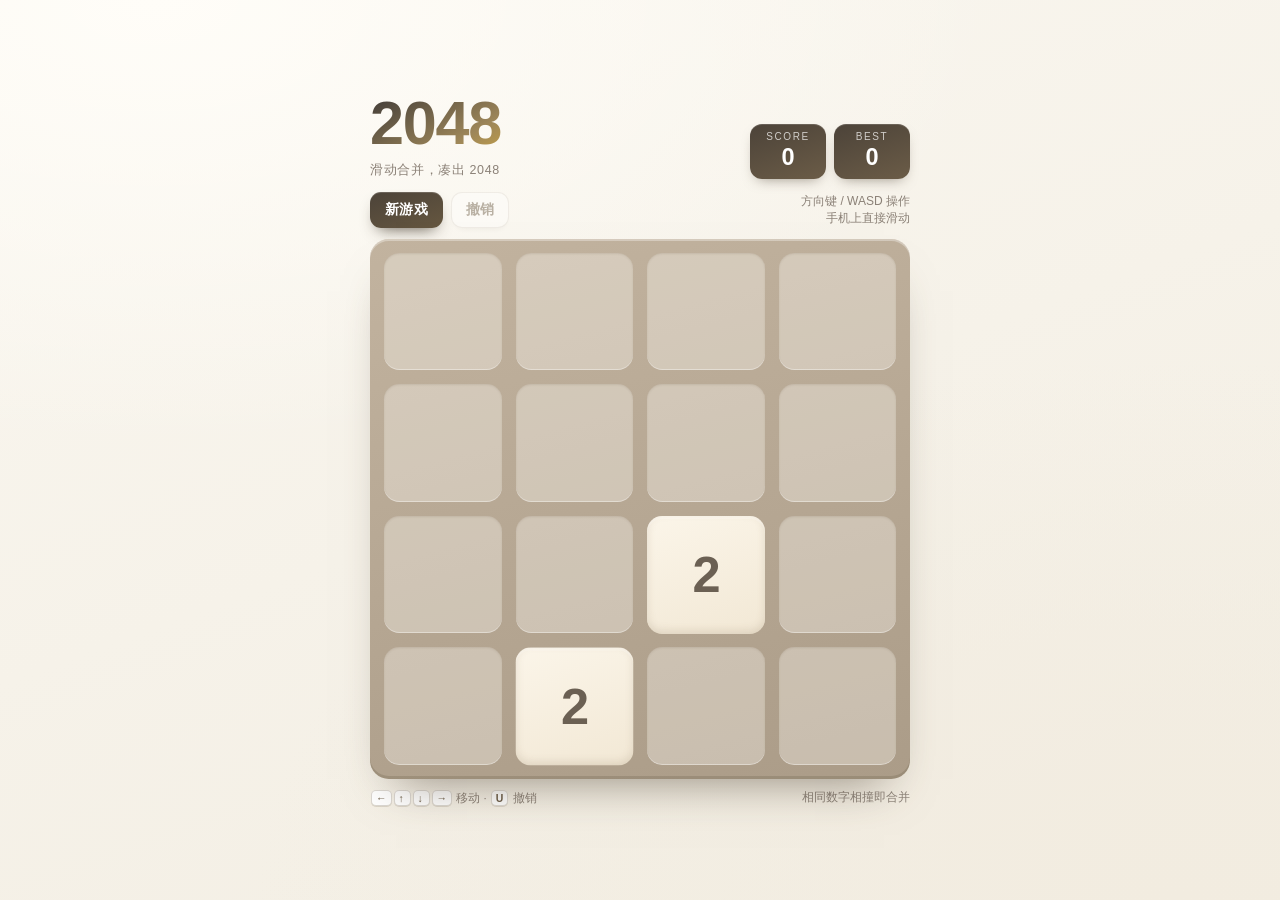
<file: out/2048/index.html>
<!DOCTYPE html>
<html lang="zh-CN">
<head>
<meta charset="utf-8">
<meta name="viewport" content="width=device-width, initial-scale=1, maximum-scale=1, user-scalable=no">
<meta name="theme-color" content="#faf7f0">
<meta name="description" content="网页版 2048：滑动合并相同数字，挑战 2048。支持键盘、触屏与鼠标拖拽。">
<title>2048 · 合并数字</title>
<link rel="icon" href="data:image/svg+xml,%3Csvg xmlns='http://www.w3.org/2000/svg' viewBox='0 0 100 100'%3E%3Crect width='100' height='100' rx='18' fill='%23edc22e'/%3E%3Ctext x='50' y='54' font-size='40' font-family='sans-serif' font-weight='700' fill='%237a5c10' text-anchor='middle' dominant-baseline='middle'%3E2048%3C/text%3E%3C/svg%3E">
<style>
  :root {
    --pad: clamp(8px, 2.6vmin, 14px);
    --gap: clamp(8px, 2.6vmin, 14px);
    --board: min(calc(100vw - 32px), 60vh, 560px);
    --board: min(calc(100vw - 32px), 60svh, 560px);
    --cell: calc((var(--board) - 2 * var(--pad) - 3 * var(--gap)) / 4);
    --ease: cubic-bezier(.25, .9, .3, 1);
    --ink: #443c33;
    --ink-soft: #8b8177;
  }

  * { box-sizing: border-box; -webkit-tap-highlight-color: transparent; }

  html, body { height: 100%; }

  body {
    margin: 0;
    display: flex;
    align-items: center;
    justify-content: center;
    padding: 20px 16px calc(20px + env(safe-area-inset-bottom));
    font-family: ui-rounded, "SF Pro Rounded", "Hiragino Sans GB", -apple-system,
      BlinkMacSystemFont, "Segoe UI", "PingFang SC", "Microsoft YaHei", sans-serif;
    color: var(--ink);
    background:
      radial-gradient(120% 90% at 12% 0%, #fffdf8 0%, rgba(255, 253, 248, 0) 55%),
      radial-gradient(120% 100% at 92% 100%, #f2ece0 0%, rgba(242, 236, 224, 0) 60%),
      linear-gradient(160deg, #faf7f0 0%, #f2ede2 100%);
    -webkit-user-select: none;
    user-select: none;
    overflow: hidden;
  }

  .app { width: var(--board); }

  header {
    display: flex;
    align-items: flex-end;
    justify-content: space-between;
    gap: 12px;
    margin-bottom: 13px;
  }

  .brand h1 {
    margin: 0;
    font-size: calc(var(--cell) * .52);
    line-height: .95;
    letter-spacing: -.02em;
    font-weight: 800;
    background: linear-gradient(150deg, #46403a 5%, #9d8659 58%, #e0b33a 100%);
    -webkit-background-clip: text;
    background-clip: text;
    color: transparent;
  }

  .brand .tagline {
    margin: 8px 0 0;
    font-size: 12.5px;
    color: var(--ink-soft);
    letter-spacing: .05em;
  }

  .scores { display: flex; gap: 8px; }

  .score-box {
    position: relative;
    min-width: 76px;
    padding: 7px 12px 9px;
    border-radius: 12px;
    text-align: center;
    background: linear-gradient(160deg, #4c4339, #6b5c47);
    color: #fff;
    box-shadow: 0 6px 14px -7px rgba(70, 58, 42, .6), inset 0 1px 0 rgba(255, 255, 255, .14);
  }

  .score-box .label {
    display: block;
    font-size: 10px;
    letter-spacing: .16em;
    text-transform: uppercase;
    opacity: .72;
  }

  .score-box strong {
    display: block;
    margin-top: 3px;
    font-size: calc(var(--cell) * .20);
    font-weight: 700;
    font-variant-numeric: tabular-nums;
    line-height: 1.05;
  }

  .score-box.bump { animation: bump .34s var(--ease); }
  @keyframes bump { 0% { transform: scale(1); } 35% { transform: scale(1.09); } 100% { transform: scale(1); } }

  .float-score {
    position: absolute;
    left: 50%;
    top: 40%;
    font-size: 15px;
    font-weight: 800;
    color: #ffe9ae;
    pointer-events: none;
    animation: floatUp .95s var(--ease) forwards;
  }
  @keyframes floatUp {
    0%   { opacity: 0; transform: translate(-50%, 4px) scale(.8); }
    25%  { opacity: 1; }
    100% { opacity: 0; transform: translate(-50%, -34px) scale(1); }
  }

  .toolbar {
    display: flex;
    align-items: center;
    gap: 8px;
    margin-bottom: 11px;
  }

  button {
    font: inherit;
    cursor: pointer;
    border: 0;
    border-radius: 11px;
    padding: 9px 15px;
    font-size: 13.5px;
    font-weight: 650;
    letter-spacing: .02em;
    transition: transform .12s var(--ease), box-shadow .18s var(--ease), background .18s;
  }
  button:active { transform: translateY(1px) scale(.985); }
  button:focus-visible { outline: 2px solid #c9a53a; outline-offset: 2px; }

  .btn-primary {
    background: linear-gradient(160deg, #4c4339, #665740);
    color: #fff;
    box-shadow: 0 8px 16px -8px rgba(60, 49, 35, .85), inset 0 1px 0 rgba(255,255,255,.16);
  }
  .btn-primary:hover { background: linear-gradient(160deg, #554a3e, #71614a); }

  .btn-ghost {
    background: rgba(255, 255, 255, .72);
    color: #6b5c47;
    box-shadow: inset 0 0 0 1px rgba(122, 106, 82, .22), 0 4px 10px -8px rgba(60, 49, 35, .5);
  }
  .btn-ghost:hover { background: #fff; }
  .btn-ghost:disabled { opacity: .45; cursor: not-allowed; }

  .hint {
    margin: 0 0 0 auto;
    font-size: 12px;
    color: var(--ink-soft);
    text-align: right;
    line-height: 1.4;
  }

  .board {
    position: relative;
    width: var(--board);
    height: var(--board);
    border-radius: calc(var(--cell) * .16);
    background: linear-gradient(165deg, #c2b39f, #ab9c88);
    box-shadow:
      0 26px 46px -26px rgba(74, 62, 46, .6),
      inset 0 2px 0 rgba(255, 255, 255, .32),
      inset 0 -3px 0 rgba(94, 81, 62, .22);
    touch-action: none;
    padding: var(--pad);
  }

  .grid {
    position: absolute;
    inset: var(--pad);
    display: grid;
    grid-template-columns: repeat(4, 1fr);
    grid-template-rows: repeat(4, 1fr);
    gap: var(--gap);
  }

  .cell {
    border-radius: calc(var(--cell) * .13);
    background: rgba(255, 252, 245, .34);
    box-shadow: inset 0 1px 2px rgba(120, 104, 82, .18), inset 0 -1px 0 rgba(255, 255, 255, .4);
  }

  .tiles { position: absolute; inset: var(--pad); }

  .tile {
    position: absolute;
    top: 0; left: 0;
    width: var(--cell);
    height: var(--cell);
    transform: translate(
      calc(var(--c) * (var(--cell) + var(--gap))),
      calc(var(--r) * (var(--cell) + var(--gap)))
    );
    transition: transform .14s var(--ease);
    will-change: transform;
    z-index: 1;
  }

  .tile .val {
    width: 100%;
    height: 100%;
    display: grid;
    place-items: center;
    border-radius: calc(var(--cell) * .13);
    font-size: calc(var(--cell) * .43);
    font-weight: 750;
    letter-spacing: -.03em;
    font-variant-numeric: tabular-nums;
    box-shadow: inset 0 3px 0 rgba(255, 255, 255, .2), inset 0 -3px 8px rgba(120, 100, 70, .18);
  }

  .tile[data-digits="3"] .val { font-size: calc(var(--cell) * .36); }
  .tile[data-digits="4"] .val { font-size: calc(var(--cell) * .29); }
  .tile[data-digits="5"] .val { font-size: calc(var(--cell) * .235); }
  .tile[data-digits="6"] .val { font-size: calc(var(--cell) * .20); }

  .tile[data-v="2"]    .val { background: linear-gradient(160deg, #fbf5e9, #f2e8d5); color: #6b6053; }
  .tile[data-v="4"]    .val { background: linear-gradient(160deg, #f3e4c4, #e8d4ab); color: #6b6053; }
  .tile[data-v="8"]    .val { background: linear-gradient(160deg, #f7bd88, #ef9f5f); color: #fffdf8; }
  .tile[data-v="16"]   .val { background: linear-gradient(160deg, #f9a06b, #f08352); color: #fffdf8; }
  .tile[data-v="32"]   .val { background: linear-gradient(160deg, #fa8b6a, #f26c4a); color: #fffdf8; }
  .tile[data-v="64"]   .val { background: linear-gradient(160deg, #fa6e4e, #ec4a28); color: #fffdf8; }
  .tile[data-v="128"]  .val { background: linear-gradient(160deg, #f4d47a, #edc45c); color: #7c6014; }
  .tile[data-v="256"]  .val { background: linear-gradient(160deg, #f2cd64, #e9bc3f); color: #7c6014; }
  .tile[data-v="512"]  .val { background: linear-gradient(160deg, #f0c84a, #e7b42a); color: #6e540f; }
  .tile[data-v="1024"] .val { background: linear-gradient(160deg, #eec33b, #e3a913); color: #6e540f; }
  .tile[data-v="2048"] .val {
    background: linear-gradient(160deg, #f8dc52, #eabb1b);
    color: #5b4407;
    box-shadow: inset 0 0 0 2px rgba(255, 246, 205, .9), 0 0 26px rgba(241, 202, 62, .9);
  }
  .tile[data-v="4096"] .val {
    background: linear-gradient(160deg, #ffe27a, #f0b616); color: #5b4407;
    box-shadow: inset 0 0 0 2px rgba(255, 250, 222, .95), 0 0 22px rgba(244, 190, 40, .8);
  }
  .tile[data-v="8192"] .val {
    background: linear-gradient(160deg, #ffd45c, #e89c0c); color: #553404;
    box-shadow: inset 0 0 0 2px rgba(255, 246, 214, .9), 0 0 22px rgba(238, 160, 25, .8);
  }
  .tile[data-v="super"] .val { background: linear-gradient(160deg, #9a86f2, #6f5bd8); color: #fff; }

  .tile.spawn .val { animation: spawn .2s var(--ease); }
  @keyframes spawn {
    0%   { transform: scale(.4); opacity: .3; }
    65%  { transform: scale(1.07); opacity: 1; }
    100% { transform: scale(1); }
  }

  .tile.merged .val { animation: pop .3s var(--ease); }
  @keyframes pop {
    0%   { transform: scale(1); }
    42%  { transform: scale(1.22); }
    100% { transform: scale(1); }
  }

  .tile.stale { z-index: 0; }

  .overlay {
    position: absolute;
    inset: 0;
    z-index: 8;
    display: grid;
    place-items: center;
    border-radius: inherit;
    padding: 20px;
    background: rgba(248, 243, 233, .76);
    -webkit-backdrop-filter: blur(3.5px) saturate(105%);
    backdrop-filter: blur(3.5px) saturate(105%);
    opacity: 0;
    visibility: hidden;
    transition: opacity .26s var(--ease), visibility .26s;
  }
  .overlay.show { opacity: 1; visibility: visible; }

  .overlay-card { width: 100%; max-width: 340px; text-align: center; }

  .overlay-card .eyebrow {
    font-size: 10.5px;
    letter-spacing: .22em;
    text-transform: uppercase;
    color: #a1917a;
    margin-bottom: 6px;
  }

  .overlay-card h2 {
    margin: 0 0 6px;
    font-size: calc(var(--cell) * .33);
    font-weight: 800;
    letter-spacing: -.01em;
    color: #4a4137;
  }

  .overlay-card p {
    margin: 0 auto 16px;
    max-width: 300px;
    text-wrap: pretty;
    font-size: 13px;
    line-height: 1.6;
    color: #7d7368;
  }

  .overlay-card .stats {
    display: flex;
    justify-content: center;
    gap: 10px;
    margin-bottom: 16px;
  }

  .stat {
    flex: 1;
    padding: 9px 6px 10px;
    border-radius: 12px;
    background: rgba(255, 255, 255, .78);
    box-shadow: inset 0 0 0 1px rgba(122, 106, 82, .18);
  }
  .stat .k { display: block; font-size: 10px; letter-spacing: .16em; text-transform: uppercase; color: #a1917a; }
  .stat .v { display: block; margin-top: 3px; font-size: calc(var(--cell) * .18); font-weight: 750; font-variant-numeric: tabular-nums; color: #4a4137; }

  .overlay-actions { display: flex; justify-content: center; gap: 9px; }

  .tagline .chip {
    display: inline-block;
    margin-left: 8px;
    padding: 2px 8px;
    border-radius: 999px;
    font-size: 10.5px;
    letter-spacing: .1em;
    color: #6d5310;
    background: linear-gradient(160deg, #f7dc65, #ecc02c);
    box-shadow: 0 3px 8px -4px rgba(200, 160, 30, .8);
    vertical-align: 1px;
    opacity: 0;
    transform: translateY(3px) scale(.94);
    transition: opacity .3s var(--ease), transform .3s var(--ease);
    pointer-events: none;
  }
  .tagline .chip.show { opacity: 1; transform: translateY(0) scale(1); }

  footer {
    display: flex;
    justify-content: space-between;
    align-items: center;
    gap: 10px;
    margin-top: 11px;
    font-size: 11.5px;
    color: var(--ink-soft);
  }

  footer .keys kbd {
    display: inline-block;
    min-width: 17px;
    margin: 0 1px;
    padding: 2px 5px;
    border-radius: 5px;
    font-family: inherit;
    font-size: 10.5px;
    font-weight: 600;
    color: #6b5c47;
    background: #fff;
    box-shadow: inset 0 0 0 1px rgba(122, 106, 82, .26), 0 1px 0 rgba(122, 106, 82, .2);
  }

  @media (max-width: 400px) {
    .hint { display: none; }
    .toolbar { justify-content: flex-start; gap: 10px; }
    .toolbar .spacer { display: none; }
    footer .keys { display: none; }
  }

  @media (prefers-reduced-motion: reduce) {
    .tile, .tile .val, .overlay, .score-box { transition: none !important; animation: none !important; }
  }
</style>
</head>
<body>
<div class="app">
  <header>
    <div class="brand">
      <h1>2048</h1>
      <p class="tagline">滑动合并，凑出 2048<span class="chip" id="doneChip">已达成</span></p>
    </div>
    <div class="scores">
      <div class="score-box" id="scoreBox">
        <span class="label">Score</span>
        <strong id="score">0</strong>
      </div>
      <div class="score-box" id="bestBox">
        <span class="label">Best</span>
        <strong id="best">0</strong>
      </div>
    </div>
  </header>

  <div class="toolbar">
    <button class="btn-primary" id="newGame" type="button">新游戏</button>
    <button class="btn-ghost" id="undo" type="button" disabled>撤销</button>
    <p class="hint">方向键 / WASD 操作<br>手机上直接滑动</p>
  </div>

  <div class="board" id="board">
    <div class="grid" id="grid"></div>
    <div class="tiles" id="tiles"></div>
    <div class="overlay" id="overlay">
      <div class="overlay-card">
        <div class="eyebrow" id="ovEyebrow">继续挑战</div>
        <h2 id="ovTitle">干得漂亮！</h2>
        <p id="ovText">你已经合成了 2048，可以继续玩下去，看看能走多远。</p>
        <div class="stats">
          <div class="stat"><span class="k">Score</span><span class="v" id="ovScore">0</span></div>
          <div class="stat"><span class="k">Best</span><span class="v" id="ovBest">0</span></div>
        </div>
        <div class="overlay-actions">
          <button class="btn-primary" id="ovPrimary" type="button">继续玩</button>
          <button class="btn-ghost" id="ovSecondary" type="button">开新局</button>
        </div>
      </div>
    </div>
  </div>

  <footer>
    <span class="keys">
      <kbd>←</kbd><kbd>↑</kbd><kbd>↓</kbd><kbd>→</kbd> 移动 · <kbd>U</kbd> 撤销
    </span>
    <span>相同数字相撞即合并</span>
  </footer>
</div>
<script>
(function () {
  'use strict';

  const N = 4;
  const ANIM = 140;        // 移动过渡时长，需与 CSS 中 .tile 的 transition 一致
  const STORE_KEY = 'g2048.best.v1';

  const $grid  = document.getElementById('grid');
  const $tiles = document.getElementById('tiles');
  const $board = document.getElementById('board');
  const $score = document.getElementById('score');
  const $best  = document.getElementById('best');
  const $scoreBox = document.getElementById('scoreBox');
  const $chip = document.getElementById('doneChip');
  const $overlay = document.getElementById('overlay');
  const $ovEyebrow = document.getElementById('ovEyebrow');
  const $ovTitle = document.getElementById('ovTitle');
  const $ovText = document.getElementById('ovText');
  const $ovScore = document.getElementById('ovScore');
  const $ovBest = document.getElementById('ovBest');
  const $ovPrimary = document.getElementById('ovPrimary');
  const $ovSecondary = document.getElementById('ovSecondary');
  const $undoBtn = document.getElementById('undo');
  const $newBtn = document.getElementById('newGame');

  // ---- 静态背景格子 ----
  for (let i = 0; i < N * N; i++) {
    const d = document.createElement('div');
    d.className = 'cell';
    $grid.appendChild(d);
  }

  let tiles = [];        // {id, r, c, v, el}
  let seq = 1;
  let score = 0;
  let best = 0;
  let history = [];      // 撤销栈
  let won = false;       // 是否已达成 2048
  let keepPlaying = false;
  let locked = false;    // 动画期间的输入节流
  let over = false;
  let queued = null;   // 动画期间缓存一步输入

  try { best = parseInt(localStorage.getItem(STORE_KEY) || '0', 10) || 0; } catch (e) { best = 0; }

  const keys = (t) => t.r + ':' + t.c;

  function digitsOf(v) { return String(v).length; }

  function paint(t) {
    t.el.style.setProperty('--r', t.r);
    t.el.style.setProperty('--c', t.c);
  }

  function syncValue(t) {
    const val = t.el.querySelector('.val');
    val.textContent = t.v;
    t.el.dataset.digits = digitsOf(t.v);
    t.el.dataset.v = t.v <= 8192 ? String(t.v) : 'super';
  }

  function makeTile(r, c, v, isNew) {
    const el = document.createElement('div');
    el.className = 'tile';
    const val = document.createElement('span');
    val.className = 'val';
    el.appendChild(val);
    const t = { id: seq++, r, c, v, el };
    el.dataset.id = t.id;
    paint(t);
    syncValue(t);
    if (isNew) {
      el.classList.add('spawn');
      el.addEventListener('animationend', () => el.classList.remove('spawn'), { once: true });
    }
    $tiles.appendChild(el);
    return t;
  }

  function gridMap() {
    const m = new Map();
    for (const t of tiles) m.set(keys(t), t);
    return m;
  }

  function empties() {
    const m = gridMap();
    const out = [];
    for (let r = 0; r < N; r++) for (let c = 0; c < N; c++) {
      if (!m.has(r + ':' + c)) out.push({ r, c });
    }
    return out;
  }

  function spawnTile(isNew) {
    const free = empties();
    if (!free.length) return null;
    const spot = free[Math.floor(Math.random() * free.length)];
    const t = makeTile(spot.r, spot.c, Math.random() < 0.9 ? 2 : 4, isNew);
    tiles.push(t);
    return t;
  }

  // ---- 分数 ----
  function setScore(next, gained) {
    score = next;
    $score.textContent = score;
    if (gained > 0) {
      $scoreBox.classList.remove('bump');
      void $scoreBox.offsetWidth;
      $scoreBox.classList.add('bump');
      const float = document.createElement('span');
      float.className = 'float-score';
      float.textContent = '+' + gained;
      $scoreBox.appendChild(float);
      setTimeout(() => float.remove(), 950);
    }
    if (score > best) {
      best = score;
      $best.textContent = best;
      try { localStorage.setItem(STORE_KEY, String(best)); } catch (e) {}
    }
  }

  // ---- 方向向量与遍历顺序 ----
  const VECTORS = {
    left:  { dr: 0, dc: -1 },
    right: { dr: 0, dc: 1 },
    up:    { dr: -1, dc: 0 },
    down:  { dr: 1, dc: 0 }
  };

  function linesFor(dir) {
    const out = [];
    for (let i = 0; i < N; i++) {
      const line = [];
      for (let j = 0; j < N; j++) {
        if (dir === 'left')       line.push({ r: i, c: j });
        else if (dir === 'right') line.push({ r: i, c: N - 1 - j });
        else if (dir === 'up')    line.push({ r: j, c: i });
        else                      line.push({ r: N - 1 - j, c: i });
      }
      out.push(line);
    }
    return out;
  }

  function snapshot() {
    return { grid: tiles.map(t => ({ r: t.r, c: t.c, v: t.v })), score, won, keepPlaying };
  }

  function rebuild(state) {
    $tiles.innerHTML = '';
    tiles = [];
    for (const cell of state.grid) {
      const t = makeTile(cell.r, cell.c, cell.v, false);
      tiles.push(t);
    }
    score = state.score;
    $score.textContent = score;
    won = state.won;
    keepPlaying = state.keepPlaying;
    over = false;
    $chip.classList.toggle('show', won);
  }

  function maxValue() {
    return tiles.reduce((m, t) => Math.max(m, t.v), 0);
  }

  function canMove() {
    if (empties().length) return true;
    const m = gridMap();
    for (let r = 0; r < N; r++) for (let c = 0; c < N; c++) {
      const t = m.get(r + ':' + c);
      if (!t) continue;
      const right = m.get(r + ':' + (c + 1));
      const down = m.get((r + 1) + ':' + c);
      if ((right && right.v === t.v) || (down && down.v === t.v)) return true;
    }
    return false;
  }

  function move(dir) {
    if (locked) { queued = dir; return; }
    if (over) return;
    const before = gridMap();
    const snap = snapshot();
    let moved = false;
    let gained = 0;
    const vanishing = [];

    const lines = linesFor(dir);
    for (const line of lines) {
      const list = line.map(p => before.get(keys(p))).filter(Boolean);
      let slot = 0;
      let i = 0;
      while (i < list.length) {
        const a = list[i];
        const b = list[i + 1];
        const dest = line[slot];
        if (b && a.v === b.v) {
          // 两块合并到 dest
          if (a.r !== dest.r || a.c !== dest.c) moved = true;
          b.r = dest.r; b.c = dest.c;
          paint(b);
          b.el.classList.add('stale');
          vanishing.push(b);
          a.r = dest.r; a.c = dest.c;
          paint(a);
          a.v *= 2;
          syncValue(a);
          a.el.classList.remove('merged');
          void a.el.offsetWidth;
          a.el.classList.add('merged');
          gained += a.v;
          moved = true;
          i += 2;
        } else {
          if (a.r !== dest.r || a.c !== dest.c) moved = true;
          a.r = dest.r; a.c = dest.c;
          paint(a);
          i += 1;
        }
        slot += 1;
      }
    }

    if (!moved) return;

    locked = true;
    history.push(snap);
    if (history.length > 30) history.shift();
    $undoBtn.disabled = false;

    if (gained) setScore(score + gained, gained);

    // 清除被合并掉的块
    if (vanishing.length) {
      tiles = tiles.filter(t => !vanishing.includes(t));
      setTimeout(() => {
        for (const t of vanishing) t.el.remove();
      }, ANIM + 60);
    }

    setTimeout(() => {
      spawnTile(true);
      locked = false;
      const peak = maxValue();
      if (!won && peak >= 2048) {
        won = true;
        $chip.classList.add('show');
        showOverlay('win');
      } else if (!canMove()) {
        over = true;
        showOverlay('lose');
      }
      if (queued && !over) {
        const next = queued;
        queued = null;
        move(next);
      }
    }, ANIM + 40);
  }

  function showOverlay(kind) {
    $ovScore.textContent = score;
    $ovBest.textContent = best;
    if (kind === 'win') {
      $ovEyebrow.textContent = '里程碑';
      $ovTitle.textContent = '你合出了 2048！';
      $ovText.textContent = '可以继续挑战更高分数，试试 4096。';
      $ovPrimary.textContent = '继续玩';
      $ovSecondary.textContent = '开新局';
    } else {
      $ovEyebrow.textContent = '本局结束';
      $ovTitle.textContent = '棋盘满了';
      $ovText.textContent = '棋盘已满，也没有可合并的数字了。开新局再战吧。';
      $ovPrimary.textContent = '再来一局';
      $ovSecondary.textContent = '撤销一步';
    }
    $overlay.classList.add('show');
  }

  function hideOverlay() { $overlay.classList.remove('show'); }

  function newGame() {
    hideOverlay();
    $tiles.innerHTML = '';
    tiles = [];
    history = [];
    $undoBtn.disabled = true;
    won = false;
    keepPlaying = false;
    over = false;
    locked = false;
    queued = null;
    $chip.classList.remove('show');
    setScore(0, 0);
    spawnTile(true);
    spawnTile(true);
  }

  function undo() {
    if (!history.length) return;
    hideOverlay();
    const state = history.pop();
    $tiles.innerHTML = '';
    rebuild(state);
    $undoBtn.disabled = history.length === 0;
    locked = false;
    queued = null;
  }

  // ---- 输入：键盘 ----
  const KEYMAP = {
    ArrowLeft: 'left', ArrowRight: 'right', ArrowUp: 'up', ArrowDown: 'down',
    a: 'left', d: 'right', w: 'up', s: 'down',
    A: 'left', D: 'right', W: 'up', S: 'down',
    h: 'left', l: 'right', k: 'up', j: 'down'
  };

  window.addEventListener('keydown', (e) => {
    if (e.metaKey || e.ctrlKey || e.altKey) return;
    const dir = KEYMAP[e.key];
    if (dir) {
      e.preventDefault();
      if ($overlay.classList.contains('show') && !keepPlaying) return;
      move(dir);
      return;
    }
    if (e.key === 'u' || e.key === 'U') {
      e.preventDefault();
      undo();
      return;
    }
    if (e.key === 'r' || e.key === 'R') {
      e.preventDefault();
      newGame();
    }
  }, { passive: false });

  // ---- 输入：触屏 / 鼠标拖拽 ----
  let pointer = null;

  $board.addEventListener('pointerdown', (e) => {
    if (e.pointerType === 'mouse' && e.button !== 0) return;
    pointer = { x: e.clientX, y: e.clientY, id: e.pointerId, time: performance.now(), type: e.pointerType };
    if (e.pointerType !== 'mouse') $board.setPointerCapture(e.pointerId);
  });

  function release(ev, endX, endY) {
    if (!pointer) return;
    const dx = endX - pointer.x;
    const dy = endY - pointer.y;
    const dist = Math.max(Math.abs(dx), Math.abs(dy));
    const need = Math.min(34, window.innerWidth * 0.09);
    const elapsed = performance.now() - pointer.time;
    const p = pointer;
    pointer = null;
    if (dist < need || dist < 26) return;
    if (elapsed > 1400 && p.type !== 'mouse') return;
    if (Math.abs(dx) > Math.abs(dy)) move(dx > 0 ? 'right' : 'left');
    else move(dy > 0 ? 'down' : 'up');
  }

  $board.addEventListener('pointermove', (e) => {
    if (!pointer) return;
    const dx = e.clientX - pointer.x;
    const dy = e.clientY - pointer.y;
    const need = Math.min(34, window.innerWidth * 0.09);
    if (Math.max(Math.abs(dx), Math.abs(dy)) >= need) {
      release(e, e.clientX, e.clientY);
    }
  });

  $board.addEventListener('pointerup', (e) => {
    release(e, e.clientX, e.clientY);
    try { $board.releasePointerCapture(e.pointerId); } catch (err) {}
  });

  $board.addEventListener('pointercancel', () => { pointer = null; });

  // ---- 按钮 ----
  $newBtn.addEventListener('click', newGame);
  $undoBtn.addEventListener('click', undo);

  $ovPrimary.addEventListener('click', () => {
    if (over) { newGame(); return; }
    // 达成 2048 后继续玩
    keepPlaying = true;
    hideOverlay();
  });

  $ovSecondary.addEventListener('click', () => {
    if (over) { undo(); return; }   // 输局时提供“撤销一步”挽回
    newGame();
  });

  document.addEventListener('dblclick', (e) => {
    if (e.target.closest('button')) return;
    e.preventDefault();
  });

  // ---- 启动 ----
  $best.textContent = best;
  newGame();

  // 调试/测试钩子
  window.__2048 = {
    move, newGame, undo,
    get grid() { return [tiles.map(t => ({ r: t.r, c: t.c, v: t.v }))][0]; },
    get score() { return score; },
    get over() { return over; }
  };
})();
</script>
</body>
</html>
</file>
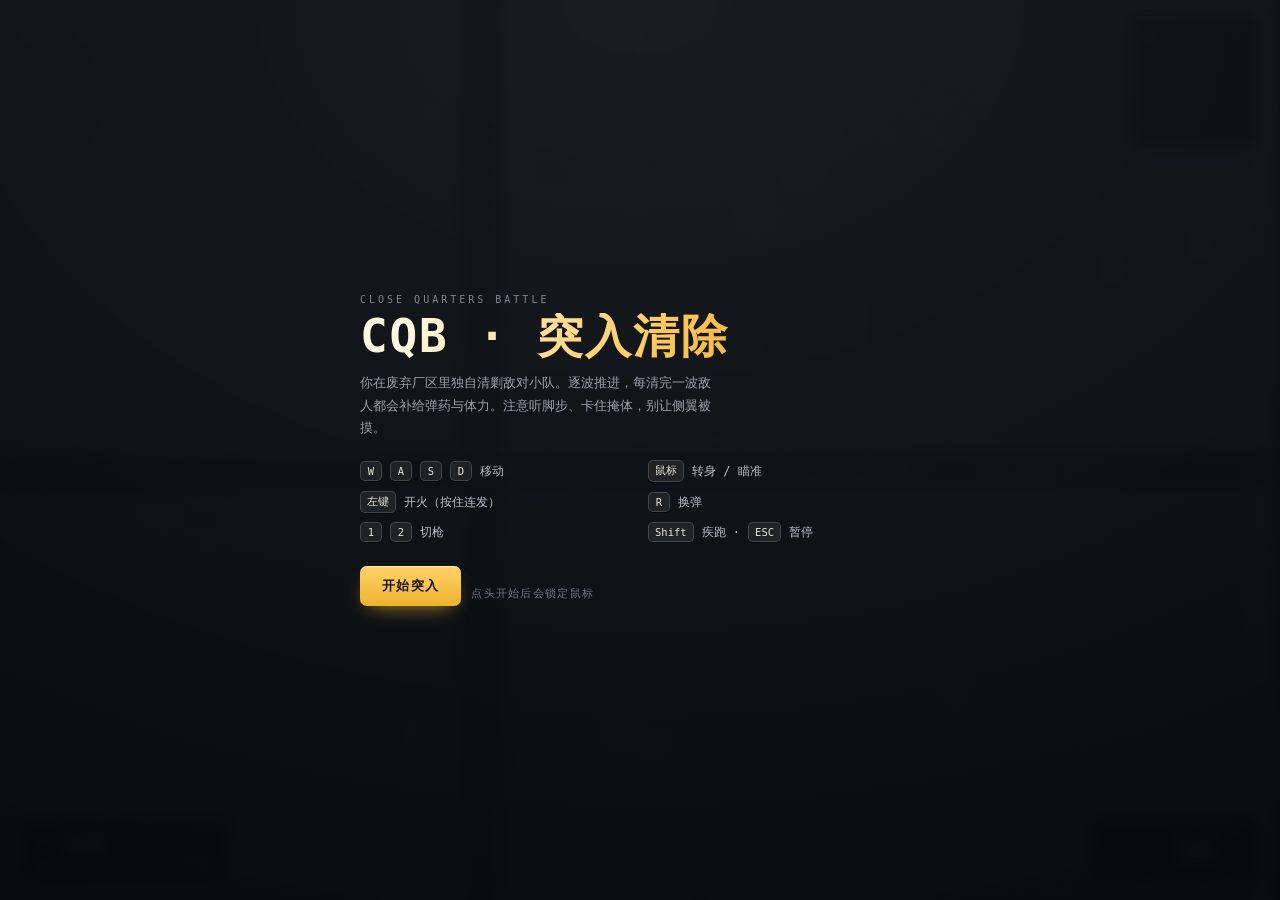
<file: out/cqb/index.html>
<!DOCTYPE html>
<html lang="zh-CN">
<head>
<meta charset="utf-8">
<meta name="viewport" content="width=device-width, initial-scale=1">
<title>CQB · 第一视角射击</title>
<style>
  * { box-sizing: border-box; margin: 0; padding: 0; }
  html, body { height: 100%; overflow: hidden; background: #0b0d10; }
  body {
    font-family: ui-monospace, "SF Mono", Menlo, Consolas, "PingFang SC", monospace;
    color: #e8e4d9; user-select: none; -webkit-user-select: none;
  }
  #stage { position: fixed; inset: 0; }
  canvas#view { display: block; width: 100%; height: 100%; cursor: none; }
  canvas#gun { position: absolute; inset: 0; width: 100%; height: 100%; pointer-events: none; z-index: 1; }

  .hud { position: absolute; inset: 0; pointer-events: none; z-index: 2; }

  /* crosshair */
  #cross { position: absolute; left: 50%; top: 50%; width: 0; height: 0; }
  #cross { --sp: 8px; }
  #cross i {
    position: absolute; background: rgba(170, 255, 195, .95);
    box-shadow: 0 0 4px rgba(0,0,0,1), 0 0 2px rgba(0,0,0,.9);
  }
  #cross .ch { width: 2.5px; height: 11px; left: -1.25px; }
  #cross .cv { height: 2.5px; width: 11px; top: -1.25px; }
  #cross .dot { width: 3px; height: 3px; left: -1.5px; top: -1.5px; background: rgba(200,255,215,1); border-radius: 50%; }
  #cross .dot { width: 2px; height: 2px; left: -1px; top: -1px; background: rgba(160,255,190,.95); }
  @keyframes hitpop { 0% { transform: scale(.7); opacity: 1; } 100% { transform: scale(1.25); opacity: 0; } }
  #hitmark { position: absolute; left: 50%; top: 50%; width: 26px; height: 26px; margin: -13px 0 0 -13px; opacity: 0; }
  #hitmark span { position: absolute; width: 1px; height: 9px; background: #fff; }
  #hitmark .a { left: 12px; top: 0; transform: rotate(45deg); }
  #hitmark .b { left: 12px; bottom: 0; transform: rotate(45deg); }
  #hitmark .c { left: 0; top: 12px; transform: rotate(45deg); height: 1px; width: 9px; }
  #hitmark .d { right: 0; top: 12px; transform: rotate(45deg); height: 1px; width: 9px; }
  #hitmark.on { animation: hitpop .3s ease-out forwards; }
  #hitmark.head span { background: #ffd25e; }

  /* bottom hud */
  .panel {
    position: absolute; bottom: 22px;
    background: linear-gradient(180deg, rgba(14,17,21,.82), rgba(10,12,15,.92));
    border: 1px solid rgba(232, 228, 217, .14);
    border-radius: 8px; padding: 9px 13px;
    box-shadow: 0 8px 22px -12px rgba(0,0,0,.9), inset 0 1px 0 rgba(255,255,255,.05);
  }
  #hpPanel { left: 22px; min-width: 208px; }
  #hpPanel .row { display: flex; align-items: center; gap: 9px; }
  #hpPanel .tag { font-size: 10px; letter-spacing: .18em; color: #8d94a0; }
  #hpPanel .num { font-size: 25px; font-weight: 700; color: #e8e4d9; line-height: 1; font-variant-numeric: tabular-nums; }
  #hpPanel.low .num { color: #ff6a5a; }
  .bar { margin-top: 7px; height: 5px; border-radius: 3px; background: rgba(255,255,255,.09); overflow: hidden; }
  .bar > b { display: block; height: 100%; width: 100%; border-radius: 3px;
    background: linear-gradient(90deg, #6fd4a2, #a8e06a); transition: width .18s ease, background .2s; }
  #hpPanel.low .bar > b { background: linear-gradient(90deg, #ff4d3d, #ff9166); }

  #ammoPanel { right: 22px; text-align: right; min-width: 168px; }
  #ammoPanel .wname { font-size: 10px; letter-spacing: .2em; color: #8d94a0; }
  #ammoPanel .mag { font-size: 30px; font-weight: 700; line-height: 1.05; font-variant-numeric: tabular-nums; }
  #ammoPanel .mag small { font-size: 13px; color: #7c8492; font-weight: 500; }
  #ammoPanel.reloading .mag { color: #ffc857; }
  #ammoPanel.empty .mag { color: #ff5d4d; }

  #stats { position: absolute; top: 18px; left: 22px; display: flex; gap: 18px; align-items: flex-end; }
  #stats .item { }
  #stats .k { font-size: 9.5px; letter-spacing: .2em; color: #8d94a0; }
  #stats .v { font-size: 17px; font-weight: 700; font-variant-numeric: tabular-nums; }

  #waveBox { position: absolute; top: 16px; left: 50%; transform: translateX(-50%); text-align: center; }
  #waveBox .w { font-size: 11px; letter-spacing: .26em; color: #9aa2ad; }
  #waveBox .n { font-size: 22px; font-weight: 800; letter-spacing: .04em; color: #ffc857; text-shadow: 0 0 18px rgba(255,180,60,.4); }

  #minimap { position: absolute; top: 16px; right: 18px; width: 132px; height: 132px;
    border-radius: 8px; border: 1px solid rgba(232,228,217,.16);
    background: rgba(8,10,13,.72); box-shadow: 0 8px 22px -14px #000; }

  /* damage vignette / effects */
  #vig { position: absolute; inset: 0; opacity: 0; transition: opacity .25s ease;
    background: radial-gradient(120% 100% at 50% 50%, rgba(180,0,0,0) 45%, rgba(150,6,6,.85) 100%); }
  #flash { position: absolute; inset: 0; background: rgba(255,236,190,.5); opacity: 0; }

  /* banners */
  #banner { position: absolute; left: 50%; top: 17%; transform: translate(-50%, -50%);
    text-align: center; opacity: 0; transition: opacity .3s; }
  #banner.on { opacity: 1; }
  #banner .big { font-size: 34px; font-weight: 800; letter-spacing: .1em; color: #ffc857;
    text-shadow: 0 2px 24px rgba(0,0,0,.9), 0 0 40px rgba(255,170,50,.35); }
  #banner .sub { margin-top: 8px; font-size: 12px; letter-spacing: .18em; color: #b9c0cb; }

  /* overlays */
  .overlay { position: absolute; inset: 0; z-index: 3; display: grid; place-items: center;
    background: radial-gradient(120% 120% at 50% 0%, rgba(18,22,28,.94), rgba(6,8,10,.98));
    backdrop-filter: blur(6px); -webkit-backdrop-filter: blur(6px); padding: 24px;
    transition: opacity .25s; }
  .overlay.hide { opacity: 0; pointer-events: none; }
  .card { width: min(560px, 92vw); }
  .card .eyebrow { font-size: 10px; letter-spacing: .3em; color: #7f8792; }
  .card h1 { margin: 8px 0 0; font-size: clamp(30px, 6vw, 46px); letter-spacing: .04em; line-height: 1.02;
    background: linear-gradient(120deg, #fff6df 10%, #ffc857 55%, #d98a2b 100%);
    -webkit-background-clip: text; background-clip: text; color: transparent; }
  .card .lede { margin: 12px 0 0; font-size: 13px; line-height: 1.75; color: #9aa2ad; max-width: 46ch; }
  .keys { margin: 20px 0 0; display: grid; grid-template-columns: repeat(2, minmax(0, 1fr)); gap: 9px 16px; }
  .keys .kb { display: flex; align-items: center; gap: 8px; font-size: 12px; color: #b9c0cb; }
  .keys kbd { display: inline-block; min-width: 22px; text-align: center; padding: 3px 6px; border-radius: 5px;
    font-family: inherit; font-size: 10.5px; color: #e8e4d9; background: rgba(255,255,255,.07);
    border: 1px solid rgba(232,228,217,.18); box-shadow: 0 1px 0 rgba(0,0,0,.5); }
  .actions { margin-top: 24px; display: flex; gap: 10px; align-items: center; flex-wrap: wrap; }
  button { font: inherit; cursor: pointer; border: 0; border-radius: 7px; padding: 11px 22px; font-size: 13px;
    font-weight: 700; letter-spacing: .1em; transition: transform .12s, box-shadow .18s, background .18s; }
  button:active { transform: translateY(1px); }
  .btn-p { color: #1a1206; background: linear-gradient(180deg, #ffd268, #edb32f);
    box-shadow: 0 8px 20px -10px rgba(240,180,60,.9), inset 0 1px 0 rgba(255,255,255,.5); }
  .btn-p:hover { background: linear-gradient(180deg, #ffdd8a, #f3bb3c); }
  .btn-g { color: #cfd6e0; background: rgba(255,255,255,.07); border: 1px solid rgba(232,228,217,.2); }
  .btn-g:hover { background: rgba(255,255,255,.12); }
  .sub-hint { margin-top: 14px; font-size: 11px; letter-spacing: .12em; color: #6f7783; }

  .statsRow { margin-top: 20px; display: flex; gap: 10px; flex-wrap: wrap; }
  .statsRow .s { flex: 1; min-width: 96px; padding: 10px 12px; border-radius: 8px;
    background: rgba(255,255,255,.05); border: 1px solid rgba(232,228,217,.12); }
  .statsRow .s .k { display: block; font-size: 9.5px; letter-spacing: .18em; color: #7f8792; }
  .statsRow .s .v { display: block; margin-top: 3px; font-size: 20px; font-weight: 700; font-variant-numeric: tabular-nums; }

  .lil { position: absolute; bottom: 22px; left: 50%; transform: translateX(-50%);
    font-size: 10.5px; letter-spacing: .16em; color: #6f7783; }
</style>
</head>
<body>
<div id="stage">
  <canvas id="view"></canvas>

  <canvas id="gun"></canvas>

  <div class="hud">
    <div id="vig"></div>
    <div id="flash"></div>
    <div id="cross">
      <i class="ch" style="top:calc(-1 * var(--sp) - 8px)"></i>
      <i class="ch" style="top:calc(var(--sp))"></i>
      <i class="cv" style="left:calc(-1 * var(--sp) - 8px)"></i>
      <i class="cv" style="left:calc(var(--sp))"></i>
      <i class="dot"></i>
    </div>
    <div id="hitmark"><span class="a"></span><span class="b"></span><span class="c"></span><span class="d"></span></div>

    <div id="stats">
      <div class="item"><div class="k">SCORE</div><div class="v" id="score">0</div></div>
      <div class="item"><div class="k">KILLS</div><div class="v" id="kills">0</div></div>
    </div>

    <div id="waveBox"><div class="w">WAVE</div><div class="n" id="wave">1</div></div>
    <canvas id="minimap" width="132" height="132"></canvas>

    <div class="panel" id="hpPanel">
      <div class="row"><span class="tag">HP</span><span class="num" id="hp">100</span></div>
      <div class="bar"><b id="hpBar"></b></div>
    </div>

    <div class="panel" id="ammoPanel">
      <div class="wname" id="wname">AK-74</div>
      <div class="mag"><span id="mag">30</span><small> / <span id="reserve">∞</span></small></div>
    </div>

    <div id="banner"><div class="big" id="bannerBig"></div><div class="sub" id="bannerSub"></div></div>
    <div class="lil">ESC 暂停 · R 换弹 · 1/2 换枪</div>
  </div>

  <div class="overlay" id="startScreen">
    <div class="card">
      <div class="eyebrow">CLOSE QUARTERS BATTLE</div>
      <h1>CQB · 突入清除</h1>
      <p class="lede">你在废弃厂区里独自清剿敌对小队。逐波推进，每清完一波敌人都会补给弹药与体力。注意听脚步、卡住掩体，别让侧翼被摸。</p>
      <div class="keys">
        <div class="kb"><kbd>W</kbd><kbd>A</kbd><kbd>S</kbd><kbd>D</kbd> 移动</div>
        <div class="kb"><kbd>鼠标</kbd> 转身 / 瞄准</div>
        <div class="kb"><kbd>左键</kbd> 开火（按住连发）</div>
        <div class="kb"><kbd>R</kbd> 换弹</div>
        <div class="kb"><kbd>1</kbd><kbd>2</kbd> 切枪</div>
        <div class="kb"><kbd>Shift</kbd> 疾跑 · <kbd>ESC</kbd> 暂停</div>
      </div>
      <div class="actions">
        <button class="btn-p" id="startBtn">开始突入</button>
        <span class="sub-hint">点头开始后会锁定鼠标</span>
      </div>
    </div>
  </div>

  <div class="overlay hide" id="pauseScreen">
    <div class="card">
      <div class="eyebrow">PAUSED</div>
      <h1>已暂停</h1>
      <p class="lede">战场已冻结。点击继续回到战斗。</p>
      <div class="actions">
        <button class="btn-p" id="resumeBtn">继续</button>
        <button class="btn-g" id="restartBtn">重新开始</button>
      </div>
    </div>
  </div>

  <div class="overlay hide" id="overScreen">
    <div class="card">
      <div class="eyebrow" id="overEyebrow">K.I.A.</div>
      <h1 id="overTitle">阵亡</h1>
      <p class="lede" id="overLede">你在第 1 波被击倒。</p>
      <div class="statsRow">
        <div class="s"><span class="k">SCORE</span><span class="v" id="oScore">0</span></div>
        <div class="s"><span class="k">KILLS</span><span class="v" id="oKills">0</span></div>
        <div class="s"><span class="k">WAVE</span><span class="v" id="oWave">1</span></div>
        <div class="s"><span class="k">ACCURACY</span><span class="v" id="oAcc">0%</span></div>
      </div>
      <div class="actions">
        <button class="btn-p" id="againBtn">再来一局</button>
      </div>
    </div>
  </div>
</div>
<script>
(function () {
  'use strict';

  /* =========================================================
     地图
     ========================================================= */
  const MAP = [
    "########################",
    "#                      #",
    "#                      #",
    "#  CC              CC  #",
    "#  C       ##      C   #",
    "#                      #",
    "#                      #",
    "#     C          C     #",
    "#       MMM  MMM       #",
    "#       M      M       #",
    "#       M C  C M       #",
    "#   #     C  C     #   #",
    "#   #              #   #",
    "#       M      M       #",
    "#       M      M       #",
    "#       MMM  MMM       #",
    "#     C          C     #",
    "#                      #",
    "#                      #",
    "#  CC      ##      CC  #",
    "#  C               C   #",
    "#                      #",
    "#                      #",
    "########################"
  ];
  const MS = MAP.length;
  function cellAt(ix, iy) {
    if (ix < 0 || iy < 0 || ix >= MS || iy >= MS) return '#';
    return MAP[iy].charAt(ix);
  }
  function solidAt(x, y) { return cellAt(Math.floor(x), Math.floor(y)) !== ' '; }

  /* =========================================================
     颜色 / 纹理
     ========================================================= */
  // 小端 ABGR 打包
  function pack(r, g, b, a) {
    return ((a === undefined ? 255 : a) << 24) | ((b & 255) << 16) | ((g & 255) << 8) | (r & 255);
  }

  const TEX = 128;

  function makeTex(draw) {
    const cv = document.createElement('canvas');
    cv.width = TEX; cv.height = TEX;
    const g = cv.getContext('2d');
    draw(g, TEX, TEX);
    const src = g.getImageData(0, 0, TEX, TEX).data;
    const out = new Uint32Array(TEX * TEX);
    for (let i = 0; i < TEX * TEX; i++) {
      out[i] = (src[i * 4 + 3] << 24) | (src[i * 4 + 2] << 16) | (src[i * 4 + 1] << 8) | src[i * 4];
    }
    return out;
  }

  // 柔和颗粒：只在稀疏位置轻微扰动，避免逐像素噪点导致的莫尔纹
  function grain(g, w, h, amp, density) {
    const d = g.getImageData(0, 0, w, h);
    const p = d.data;
    for (let y = 0; y < h; y++) {
      for (let x = 0; x < w; x++) {
        if (Math.random() > density) continue;
        const i = (y * w + x) * 4;
        const n = (Math.random() - 0.5) * 2 * amp;
        p[i] += n; p[i + 1] += n; p[i + 2] += n;
        if (p[i] < 0) p[i] = 0; if (p[i + 1] < 0) p[i + 1] = 0; if (p[i + 2] < 0) p[i + 2] = 0;
        if (p[i] > 255) p[i] = 255; if (p[i + 1] > 255) p[i + 1] = 255; if (p[i + 2] > 255) p[i + 2] = 255;
      }
    }
    g.putImageData(d, 0, 0);
  }

  // ---------- 混凝土：高频接缝 + 细碎石 ----------

  // ---------- 墙板：金属板 + 强接缝（远近距离都能读出结构） ----------
  const texMetal = makeTex((g, w, h) => {
    g.fillStyle = '#5c6167'; g.fillRect(0, 0, w, h);
    // 段划分：三段横向钢板，段间深缝
    const rows = 2, rh = h / rows;
    for (let i = 0; i < rows; i++) {
      const y = i * rh;
      g.fillStyle = i % 2 ? '#575c63' : '#61666d';
      g.fillRect(0, y, w, rh);
      // 每段顶部亮边
      g.fillStyle = 'rgba(255,255,255,.3)'; g.fillRect(0, y, w, 2.5);
      // 每段底部深缝
      g.fillStyle = 'rgba(12,15,19,.72)'; g.fillRect(0, y + rh - 4, w, 4);
      // 段内轻微竖纹
      for (let x = 8; x < w; x += 16) {
        g.fillStyle = 'rgba(255,255,255,.05)'; g.fillRect(x, y + 4, 1, rh - 8);
        g.fillStyle = 'rgba(0,0,0,.06)'; g.fillRect(x + 8, y + 4, 1, rh - 8);
      }
      // 铆钉
      for (let x = 16; x < w; x += 32) {
        g.fillStyle = 'rgba(226,236,250,.26)'; g.beginPath(); g.arc(x, y + 12, 1.8, 0, 6.284); g.fill();
        g.fillStyle = 'rgba(0,0,0,.35)'; g.beginPath(); g.arc(x + 1, y + 13, 1.2, 0, 6.284); g.fill();
      }
    }
    // 底部踢脚（深色带）
    g.fillStyle = '#3b3f44'; g.fillRect(0, h - 14, w, 14);
    g.fillStyle = 'rgba(255,255,255,.16)'; g.fillRect(0, h - 14, w, 2);
    // 竖向板缝（贴图边缘）
    g.fillStyle = 'rgba(12,15,19,.6)'; g.fillRect(0, 0, 3, h);
    g.fillStyle = 'rgba(12,15,19,.6)'; g.fillRect(w - 3, 0, 3, h);
    // 少量污渍
    for (let i = 0; i < 8; i++) {
      g.fillStyle = 'rgba(30,34,38,' + (0.06 + Math.random() * 0.1) + ')';
      g.fillRect(Math.random() * w, Math.random() * h, 4 + Math.random() * 10, 6 + Math.random() * 18);
    }
  });

  // ---------- 混凝土（用作 #）：砖缝清晰 ----------
  const texConcrete = makeTex((g, w, h) => {
    g.fillStyle = '#7b7f75'; g.fillRect(0, 0, w, h);
    // 2×2 砖格，砖与砖之间有明暗差
    g.fillStyle = 'rgba(255,255,255,.07)'; g.fillRect(0, 0, w / 2, h / 2);
    g.fillStyle = 'rgba(0,0,0,.09)'; g.fillRect(w / 2, h / 2, w / 2, h / 2);
    g.fillStyle = 'rgba(0,0,0,.06)'; g.fillRect(w / 2, 0, w / 2, h / 2);
    // 砖缝：粗且深
    g.fillStyle = 'rgba(34,38,32,.62)';
    g.fillRect(0, 0, w, 3); g.fillRect(0, 0, 3, h);
    g.fillRect(0, h / 2, w, 3); g.fillRect(w / 2, 0, 3, h);
    // 缝边高光
    g.fillStyle = 'rgba(255,255,255,.2)';
    g.fillRect(0, 3, w, 1.5); g.fillRect(3, 0, 1.5, h);
    // 碎石
    for (let i = 0; i < 160; i++) {
      g.fillStyle = Math.random() > .5 ? 'rgba(255,255,255,.14)' : 'rgba(32,36,30,.16)';
      g.fillRect(Math.random() * w, Math.random() * h, 1.5 + Math.random(), 1.5 + Math.random());
    }
    const gr = g.createLinearGradient(0, 0, 0, h);
    gr.addColorStop(0, 'rgba(255,255,255,.06)');
    gr.addColorStop(1, 'rgba(16,18,14,.22)');
    g.fillStyle = gr; g.fillRect(0, 0, w, h);
  });

  // ---------- 木箱 ----------
  const texCrate = makeTex((g, w, h) => {
    g.fillStyle = '#9b6e3f'; g.fillRect(0, 0, w, h);
    const bw = 32;
    for (let y = 0; y < h; y += bw) {
      g.fillStyle = (y / bw) % 2 ? '#a4784a' : '#946a3b';
      g.fillRect(0, y, w, bw);
      g.fillStyle = 'rgba(40,24,10,.5)'; g.fillRect(0, y + bw - 2, w, 2);
      g.fillStyle = 'rgba(255,232,196,.22)'; g.fillRect(0, y, w, 1.5);
      for (let i = 0; i < 9; i++) {
        g.fillStyle = 'rgba(58,36,16,' + (0.1 + Math.random() * 0.12) + ')';
        g.fillRect(Math.random() * w, y + 2 + Math.random() * (bw - 5), 10 + Math.random() * 34, 1);
      }
    }
    g.strokeStyle = '#5f4320'; g.lineWidth = 9;
    g.strokeRect(4.5, 4.5, w - 9, h - 9);
    g.fillStyle = 'rgba(255,228,186,.16)'; g.fillRect(10, 10, w - 20, 2.5);
    g.strokeStyle = '#6f4c25'; g.lineWidth = 10;
    g.beginPath(); g.moveTo(11, h - 11); g.lineTo(w - 11, 11); g.stroke();
    g.strokeStyle = 'rgba(255,230,190,.18)'; g.lineWidth = 2;
    g.beginPath(); g.moveTo(14, h - 14); g.lineTo(w - 14, 14); g.stroke();
    for (const pt of [[16, 16], [w - 16, 16], [16, h - 16], [w - 16, h - 16]]) {
      g.fillStyle = '#3a3934'; g.beginPath(); g.arc(pt[0], pt[1], 3.4, 0, 6.284); g.fill();
      g.fillStyle = 'rgba(255,255,255,.22)'; g.beginPath(); g.arc(pt[0] - 1, pt[1] - 1, 1.4, 0, 6.284); g.fill();
    }
  });

  // ---------- 地面：2×2 棋盘砖（透视一眼可读） ----------
  const texFloor = makeTex((g, w, h) => {
    const half = w / 2;
    // 两种砖色交替
    g.fillStyle = '#585c53'; g.fillRect(0, 0, w, h);
    g.fillStyle = '#4a4e46'; g.fillRect(0, 0, half, half);
    g.fillStyle = '#4a4e46'; g.fillRect(half, half, half, half);
    // 砖缝
    g.fillStyle = 'rgba(20,23,19,.7)';
    g.fillRect(0, 0, w, 2); g.fillRect(0, 0, 2, h);
    g.fillRect(0, half, w, 2); g.fillRect(half, 0, 2, h);
    g.fillStyle = 'rgba(255,255,255,.16)';
    g.fillRect(0, 2, w, 1); g.fillRect(2, 0, 1, h);
    // 砖面纹理
    for (let i = 0; i < 220; i++) {
      g.fillStyle = Math.random() > .5 ? 'rgba(255,255,255,.1)' : 'rgba(22,25,20,.13)';
      g.fillRect(Math.random() * w, Math.random() * h, 1.4, 1.4);
    }
    // 划痕
    g.fillStyle = 'rgba(232,240,236,.1)';
    for (let i = 0; i < 8; i++) g.fillRect(Math.random() * w, Math.random() * h, 6 + Math.random() * 22, 1);
  });

  // ---------- 天花板：暗色格栅 ----------
  const texCeil = makeTex((g, w, h) => {
    g.fillStyle = '#2a2e33'; g.fillRect(0, 0, w, h);
    g.fillStyle = 'rgba(255,255,255,.04)'; g.fillRect(0, 0, w / 2, h / 2);
    g.fillStyle = 'rgba(0,0,0,.1)'; g.fillRect(w / 2, h / 2, w / 2, h / 2);
    // 格栅：粗缝
    g.fillStyle = 'rgba(10,12,15,.62)';
    g.fillRect(0, 0, w, 3); g.fillRect(0, 0, 3, h);
    g.fillRect(0, h / 2, w, 3); g.fillRect(w / 2, 0, 3, h);
    g.fillStyle = 'rgba(255,255,255,.09)';
    g.fillRect(0, 3, w, 1); g.fillRect(3, 0, 1, h);
    // 灯具暗示：一块亮板
    g.fillStyle = 'rgba(226,236,248,.1)'; g.fillRect(w / 4, h / 4, w / 2, h / 2 - 6);
  });

  const TEXW = { '#': texConcrete, 'M': texMetal, 'C': texCrate };

  // 距离 → 明暗等级（含冷色雾）
  const LEVELS = 34;
  const FR0 = 14, FG0 = 18, FB0 = 24;
  const shadeTabs = {};
  function buildShade(t) {
    const tab = new Uint32Array(LEVELS * TEX * TEX);
    for (let lv = 0; lv < LEVELS; lv++) {
      const f = 1 - lv / (LEVELS - 1);          // 1 → 0
      const bright = 0.16 + 0.92 * f;           // 近处略过曝（+ atmos），远处极暗
      const fog = (1 - f) * 0.92;                // 强雾化
      for (let i = 0; i < TEX * TEX; i++) {
        const c = t[i];
        const sr = c & 255, sg = (c >> 8) & 255, sb = (c >> 16) & 255;
        const r = sr * bright + FR0 * fog;
        const g = sg * bright + FG0 * fog;
        const b = sb * bright + FB0 * fog;
        tab[lv * TEX * TEX + i] = (255 << 24) | ((b & 255) << 16) | ((g & 255) << 8) | (r & 255);
      }
    }
    return tab;
  }
  for (const k in TEXW) shadeTabs[k] = buildShade(TEXW[k]);
  const shadeFloor = buildShade(texFloor);
  const shadeCeil = buildShade(texCeil);

  // 亮度 → 等级（越远越暗）
  function levelFor(dist) {
    // 近处接近满亮，远处压到 ~0.16，并加快衰减 → 明显的"光照纵深"
    let f = 1 - dist / 17;
    if (f < 0) f = 0;
    f = 0.16 + 0.84 * Math.pow(f, 1.6);
    let lv = Math.round((1 - f) * (LEVELS - 1));
    if (lv < 0) lv = 0;
    if (lv > LEVELS - 1) lv = LEVELS - 1;
    return lv;
  }

  /* =========================================================
     渲染器
     ========================================================= */
  const canvas = document.getElementById('view');
  const ctx = canvas.getContext('2d', { alpha: false });
  let W = 1, H = 1, dpr = 1;
  let img = null, buf = null;
  const zbuf = [];
  let iw = 1, ih = 1;   // 内部渲染分辨率
  let FOVT = 0.84;     // tan(水平FOV/2)，由纵横比推导

  function resizeCanvas() {
    dpr = Math.min(window.devicePixelRatio || 1, 2);
    W = Math.floor(canvas.clientWidth);
    H = Math.floor(canvas.clientHeight);
    canvas.width = Math.floor(W * dpr);
    canvas.height = Math.floor(H * dpr);
    // 内部渲染分辨率：像素风 + 性能
    const targetW = 680;
    const aspect = W / Math.max(1, H);
    iw = Math.min(targetW, W);
    ih = Math.max(200, Math.round(iw / aspect));
    // 垂直 FOV 固定为 53°（tan=0.5），据此推导水平 FOV，保证地面/墙面/精灵同一焦距
    FOVT = (iw / 2) / ih;
    img = ctx.createImageData(iw, ih);
    buf = new Uint32Array(img.data.buffer);
    zbuf.length = iw;
    for (let i = 0; i < iw; i++) zbuf[i] = 1e9;
  }
  window.addEventListener('resize', () => { resizeCanvas(); resizeGun(); });

  /* 相机 */
  const cam = { x: 11.5, y: 20.5, yaw: -Math.PI / 2, pitch: 0, fov: 1.28 };
  // yaw 约定：方向向量 (cos(yaw), sin(yaw))，即 yaw=0 → +x
  cam.yaw = Math.PI; // 朝北(-y)看，出生在下方

  let shake = 0, shakeT = 0;   // 屏幕震动
  let lastFg = null;
  let flashScreen = 0;

  function renderFrame(time) {
    if (!buf) return;
    const dirX = Math.cos(cam.yaw), dirY = Math.sin(cam.yaw);
    const planeX = -dirY * FOVT, planeY = dirX * FOVT;   // 屏幕右方向（按 FOVT 缩放）
    const posX = cam.x, posY = cam.y;
    const horizon = Math.floor(ih / 2 + Math.tan(cam.pitch) * ih * 0.92 + shakeT);
    const sh = horizon - ih / 2;

    // ---- 天花板与地面：解析式砖格（世界坐标直接判定，避免纹理采样缩放问题） ----
    const camH = 0.5;
    let fgRows = 0, fgPixels = 0;
    const fpx = (iw / 2) / FOVT;                 // 焦距（像素）
    const rayX0 = dirX - planeX, rayY0 = dirY - planeY;
    const rayX1 = dirX + planeX, rayY1 = dirY + planeY;
    const spanX = rayX1 - rayX0, spanY = rayY1 - rayY0;

    // 亮度：按距离快速衰减（近亮远暗）
    function brightnessFor(d) {
      let f = 1 - d / 16;
      if (f < 0) f = 0;
      return 0.10 + 0.90 * (f * f);
    }

    for (let y = 0; y < ih; y++) {
      if (y === horizon) continue;
      const isFloor = y > horizon;
      const p = y - horizon;
      if (p === 0) continue;
      const rowDist = (isFloor ? camH : (1 - camH)) * fpx / Math.abs(p);
      if (rowDist > 70) continue;

      const br = brightnessFor(rowDist) * (isFloor ? 1 : 0.55);   // 天花板整体更暗
      // 两个砖色（世界格奇偶）
      const a0 = 96, a1 = 100, a2 = 92;      // 砖 A
      const b0 = 76, b1 = 80, b2 = 74;       // 砖 B
      const cr = Math.round((a0 * br)) , cg = Math.round(a1 * br), cb = Math.round(a2 * br);
      const dr = Math.round((b0 * br)) , dg = Math.round(b1 * br), db = Math.round(b2 * br);
      // 砖缝颜色：比砖面暗 45%（不是纯黑）
      const gr = Math.round(52 * br), gg = Math.round(56 * br), gb = Math.round(50 * br);

      const stepX = rowDist * spanX / iw;
      const stepY = rowDist * spanY / iw;
      let fx = posX + rowDist * rayX0;
      let fy = posY + rowDist * rayY0;
      const rowOff = y * iw;

      // 砖缝：细，且随距离略增（远处防闪烁）
      const lineW = rowDist < 4 ? 0.016 : (rowDist < 10 ? 0.03 : 0.055);

      for (let x = 0; x < iw; x++) {
        const ix = Math.floor(fx), iy = Math.floor(fy);
        const u = fx - ix, v = fy - iy;
        const odd = (ix + iy) & 1;
        let r, g, b;
        if (u < lineW || u > 1 - lineW || v < lineW || v > 1 - lineW) {
          r = gr; g = gg; b = gb;               // 砖缝
        } else if (odd) {
          r = cr; g = cg; b = cb;
        } else {
          r = dr; g = dg; b = db;
        }
        buf[rowOff + x] = (255 << 24) | (b << 16) | (g << 8) | r;
        fx += stepX; fy += stepY;
      }
      fgRows++;
      fgPixels += iw;
    }
    lastFg = { fgRows, fgPixels, horizon, ih };

    // ---- 墙体（逐列 DDA） ----
    for (let x = 0; x < iw; x++) {
      const camX = 2 * x / iw - 1;
      const rdx = dirX + planeX * camX;
      const rdy = dirY + planeY * camX;
      let mapX = Math.floor(posX), mapY = Math.floor(posY);
      const ddx = rdx === 0 ? 1e30 : Math.abs(1 / rdx);
      const ddy = rdy === 0 ? 1e30 : Math.abs(1 / rdy);
      let stepX, stepY, sideX, sideY;
      if (rdx < 0) { stepX = -1; sideX = (posX - mapX) * ddx; } else { stepX = 1; sideX = (mapX + 1 - posX) * ddx; }
      if (rdy < 0) { stepY = -1; sideY = (posY - mapY) * ddy; } else { stepY = 1; sideY = (mapY + 1 - posY) * ddy; }
      let hit = 0, side = 0, cell = ' ';
      let guard = 0;
      while (hit === 0 && guard++ < 90) {
        if (sideX < sideY) { sideX += ddx; mapX += stepX; side = 0; }
        else { sideY += ddy; mapY += stepY; side = 1; }
        cell = cellAt(mapX, mapY);
        if (cell !== ' ') hit = 1;
      }
      if (hit === 0) { zbuf[x] = 1e9; continue; }

      const dist = side === 0 ? (sideX - ddx) : (sideY - ddy);
      const pd = dist < 0.02 ? 0.02 : dist;
      zbuf[x] = pd;
      const tex = TEXW[cell] || texConcrete;
      const shade = shadeTabs[cell] || shadeTabs['#'];
      // 侧面按朝向分级：X 面略暗，Y 面更暗（形成体积感）
      const lv = (levelFor(pd) + (side === 0 ? 2 : 5)) * TEX * TEX;
      // 越界保护
      const lvMax = (LEVELS - 1) * TEX * TEX;
      const lvSafe = lv > lvMax ? lvMax : lv;

      // 命中点纹理 u
      let wallX;
      if (side === 0) wallX = posY + pd * rdy; else wallX = posX + pd * rdx;
      wallX -= Math.floor(wallX);
      let texX = Math.floor(wallX * TEX);
      if ((side === 0 && rdx > 0) || (side === 1 && rdy < 0)) texX = TEX - texX - 1;
      if (texX < 0) texX = 0; if (texX > TEX - 1) texX = TEX - 1;

      const lineH = ih / pd;
      let drawStart = -lineH / 2 + horizon;
      let drawEnd = lineH / 2 + horizon;
      const y0 = Math.max(0, Math.floor(drawStart));
      const y1 = Math.min(ih - 1, Math.ceil(drawEnd));
      const stepTex = TEX / lineH;
      let texPos = (y0 - drawStart) * stepTex;
      for (let y = y0; y <= y1; y++) {
        const ty = Math.floor(texPos) % TEX;
        texPos += stepTex;
        buf[y * iw + x] = shade[lv > lvMax ? lvMax + ty * TEX + texX : lv + ty * TEX + texX];
      }
    }
    return { dirX, dirY, planeX, planeY, horizon, sh };
  }

  /* =========================================================
     精灵（程序化生成，带亮度分级，用于雾化）
     ========================================================= */
  function makeSprite(w, h, draw) {
    const cv = document.createElement('canvas');
    cv.width = w; cv.height = h;
    const g = cv.getContext('2d');
    draw(g, w, h);
    const d = g.getImageData(0, 0, w, h).data;
    const out = new Uint32Array(w * h);
    for (let i = 0; i < w * h; i++) {
      out[i] = (d[i * 4 + 3] << 24) | (d[i * 4 + 2] << 16) | (d[i * 4 + 1] << 8) | d[i * 4];
    }
    return { w, h, data: out, levels: null };
  }

  const SFR = 14, SFG = 18, SFB = 24;
  const SL = 12;
  function spriteLevel(sp, lv) {
    if (!sp.levels) sp.levels = [];
    if (sp.levels[lv]) return sp.levels[lv];
    const f = 1 - lv / (SL - 1);
    const mix = (1 - f) * 0.9;
    const out = new Uint32Array(sp.w * sp.h);
    const src = sp.data;
    for (let i = 0; i < src.length; i++) {
      const c = src[i];
      const a = c >>> 24;
      if (a === 0) { out[i] = 0; continue; }
      const r = (c & 255) * f + SFR * mix;
      const g = ((c >> 8) & 255) * f + SFG * mix;
      const b = ((c >> 16) & 255) * f + SFB * mix;
      out[i] = ((a) << 24) | ((b & 255) << 16) | ((g & 255) << 8) | (r & 255);
    }
    sp.levels[lv] = out;
    return out;
  }
  function spriteLvFor(dist) {
    let lv = Math.round((dist / 20) * (SL - 1) * 0.9);
    return lv < 0 ? 0 : (lv > SL - 1 ? SL - 1 : lv);
  }

  // 士兵（正面）
  const SPR_ENEMY = makeSprite(96, 144, (g, w, h) => {
    // 以 96×144 为基准，用 s 缩放便于调整
    const cx = w / 2, s = h / 96;

    // ---- 双腿 ----
    g.fillStyle = '#2c3029';
    g.fillRect(cx - 13 * s, 61 * s, 10 * s, 31 * s);
    g.fillRect(cx + 3 * s, 61 * s, 10 * s, 31 * s);
    g.fillStyle = 'rgba(255,255,255,.06)';
    g.fillRect(cx - 13 * s, 61 * s, 2.5 * s, 31 * s);
    g.fillRect(cx + 3 * s, 61 * s, 2.5 * s, 31 * s);
    // 靴子
    g.fillStyle = '#1d201a';
    g.fillRect(cx - 16 * s, 86 * s, 15 * s, 9 * s);
    g.fillRect(cx + 1 * s, 86 * s, 15 * s, 9 * s);
    g.fillStyle = 'rgba(255,255,255,.05)';
    g.fillRect(cx - 16 * s, 86 * s, 15 * s, 2 * s);
    g.fillRect(cx + 1 * s, 86 * s, 15 * s, 2 * s);

    // ---- 躯干 / 战术背心 ----
    const vest = g.createLinearGradient(cx - 16 * s, 0, cx + 16 * s, 0);
    vest.addColorStop(0, '#454a32');
    vest.addColorStop(.45, '#5c6243');
    vest.addColorStop(1, '#33371f');
    g.fillStyle = vest;
    g.beginPath();
    g.moveTo(cx - 16 * s, 33 * s); g.lineTo(cx + 16 * s, 33 * s);
    g.lineTo(cx + 14 * s, 63 * s); g.lineTo(cx - 14 * s, 63 * s);
    g.closePath(); g.fill();
    // 胸前弹匣袋
    g.fillStyle = '#383e28';
    for (let i = 0; i < 3; i++) {
      g.fillRect(cx - 12 * s + i * 8.6 * s, 43 * s, 6.4 * s, 11 * s);
    }
    g.fillStyle = 'rgba(255,255,255,.1)';
    for (let i = 0; i < 3; i++) {
      g.fillRect(cx - 12 * s + i * 8.6 * s, 43 * s, 6.4 * s, 1.6 * s);
    }
    // 背心织带
    g.strokeStyle = 'rgba(28,32,22,.8)'; g.lineWidth = 2.4 * s;
    g.beginPath(); g.moveTo(cx - 15 * s, 52 * s); g.lineTo(cx + 15 * s, 52 * s); g.stroke();
    // 肩带
    g.strokeStyle = '#2a2e20'; g.lineWidth = 3.2 * s;
    g.beginPath(); g.moveTo(cx - 13 * s, 34 * s); g.lineTo(cx + 9 * s, 62 * s); g.stroke();
    g.strokeStyle = 'rgba(255,255,255,.08)'; g.lineWidth = 1.2 * s;
    g.beginPath(); g.moveTo(cx - 12 * s, 35 * s); g.lineTo(cx + 10 * s, 62 * s); g.stroke();

    // ---- 手臂 ----
    g.fillStyle = '#4a5136';
    g.fillRect(cx - 20 * s, 39 * s, 8.5 * s, 24 * s);    // 左臂
    g.fillRect(cx + 11 * s, 40 * s, 8.5 * s, 23 * s);    // 右臂
    g.fillStyle = 'rgba(0,0,0,.22)';
    g.fillRect(cx - 20 * s, 39 * s, 2.5 * s, 24 * s);
    g.fillRect(cx + 17 * s, 40 * s, 2.5 * s, 23 * s);

    // ---- 端枪（斜向观察者） ----
    g.fillStyle = '#20231d';
    g.beginPath();
    g.moveTo(cx - 22 * s, 51 * s); g.lineTo(cx + 16 * s, 45 * s);
    g.lineTo(cx + 16 * s, 50.5 * s); g.lineTo(cx - 22 * s, 57 * s);
    g.closePath(); g.fill();
    g.fillStyle = '#2e3129';
    g.fillRect(cx + 1 * s, 55 * s, 8 * s, 9 * s);       // 弹匣
    g.fillStyle = '#141712';
    g.fillRect(cx - 24 * s, 49 * s, 9 * s, 3.5 * s);     // 枪口
    g.fillStyle = 'rgba(255,255,255,.12)';
    g.fillRect(cx - 22 * s, 51.5 * s, 38 * s, 1.2 * s);

    // ---- 头 / 头盔 ----
    g.fillStyle = '#b48b64';
    g.beginPath(); g.arc(cx, 24.5 * s, 9.2 * s, 0, 6.284); g.fill();
    // 面部侧影
    g.fillStyle = 'rgba(0,0,0,.18)';
    g.beginPath(); g.arc(cx + 3.5 * s, 26 * s, 6 * s, -0.5, 1.6); g.fill();
    // 头盔
    g.fillStyle = '#282c21';
    g.beginPath(); g.arc(cx, 21 * s, 11 * s, Math.PI, 6.284); g.fill();
    g.fillRect(cx - 11 * s, 21 * s, 22 * s, 3.6 * s);
    g.fillStyle = 'rgba(255,255,255,.1)';
    g.beginPath(); g.arc(cx - 3 * s, 17 * s, 7 * s, Math.PI, 4.4); g.fill();
    // 护目镜
    g.fillStyle = '#131715';
    g.fillRect(cx - 9.5 * s, 23 * s, 19 * s, 5.2 * s);
    g.fillStyle = 'rgba(150,205,225,.32)';
    g.fillRect(cx - 8.5 * s, 24 * s, 7.5 * s, 2.4 * s);
    // 面罩 / 围脖
    g.fillStyle = '#3a3f2c';
    g.fillRect(cx - 9.5 * s, 31.5 * s, 19 * s, 3.5 * s);
    g.fillStyle = 'rgba(0,0,0,.3)';
    g.fillRect(cx - 9.5 * s, 34.2 * s, 19 * s, 1.4 * s);
  });

  // 受伤闪光变体（白色高亮，短暂显示）
  const SPR_ENEMY_HIT = makeSprite(96, 144, (g, w, h) => {
    const tmp = document.createElement('canvas');
    tmp.width = w; tmp.height = h;
    const tg = tmp.getContext('2d');
    (function () {
      // 复用士兵形状：直接复制 SPR_ENEMY 的绘制函数输出
      const cv = document.createElement('canvas');
      cv.width = w; cv.height = h;
      const gg = cv.getContext('2d');
      // 用已生成的数据回贴
      const id = gg.createImageData(w, h);
      const src = SPR_ENEMY.data;
      for (let i = 0; i < src.length; i++) {
        const c = src[i];
        const a = c >>> 24;
        id.data[i * 4] = 255; id.data[i * 4 + 1] = 240; id.data[i * 4 + 2] = 225;
        id.data[i * 4 + 3] = a;
      }
      gg.putImageData(id, 0, 0);
      tg.drawImage(cv, 0, 0);
    })();
    g.drawImage(tmp, 0, 0);
  });

  const SPR_MUZZLE = makeSprite(32, 32, (g, w, h) => {
    const grd = g.createRadialGradient(16, 16, 0, 16, 16, 16);
    grd.addColorStop(0, 'rgba(255,255,240,1)');
    grd.addColorStop(.28, 'rgba(255,230,150,.95)');
    grd.addColorStop(.55, 'rgba(255,170,60,.55)');
    grd.addColorStop(1, 'rgba(255,120,20,0)');
    g.fillStyle = grd
    g.fillRect(0, 0, w, h);
    // 四向星芒
    g.save(); g.translate(16, 16); g.fillStyle = 'rgba(255,245,210,.85)';
    for (let i = 0; i < 4; i++) {
      g.rotate(Math.PI / 2);
      g.beginPath(); g.moveTo(0, 0); g.lineTo(3, -16); g.lineTo(0, -12); g.lineTo(-3, -16); g.closePath(); g.fill();
    }
    g.restore();
  });

  const SPR_BLOOD = makeSprite(16, 16, (g, w, h) => {
    const grd = g.createRadialGradient(8, 8, 0, 8, 8, 8);
    grd.addColorStop(0, 'rgba(200,30,30,.9)');
    grd.addColorStop(.5, 'rgba(140,10,12,.6)');
    grd.addColorStop(1, 'rgba(90,0,0,0)');
    g.fillStyle = grd; g.fillRect(0, 0, w, h);
  });

  /* =========================================================
     敌人
     ========================================================= */
  const SPAWNS = [[4.5, 5.5], [19.5, 5.5], [4.5, 18.5], [19.5, 18.5], [11.5, 3.5], [11.5, 20.5], [5.5, 9.5], [18.5, 14.5]];

  let enemies = [];
  let particles = [];
  let muzzleLights = [];

  function spawnEnemy(px, py, kind) {
    enemies.push({
      x: px, y: py,
      hp: kind === 'heavy' ? 130 : 60,
      maxHp: kind === 'heavy' ? 130 : 60,
      kind: kind,
      alive: true,
      death: 0,
      hurt: 0,
      cooldown: 0.6 + Math.random() * 1.2,
      moving: false,
      speed: kind === 'heavy' ? 1.5 : 2.2,
      radius: 0.34,
      wob: Math.random() * 6.28,
      strafe: Math.random() < 0.5 ? 1 : -1,
      muzzle: 0,
      seen: 0
    });
  }

  function resetEnemies() { enemies = []; particles = []; muzzleLights = []; }

  // 视线检查（DDA 采样）
  function lineOfSight(x0, y0, x1, y1) {
    const dx = x1 - x0, dy = y1 - y0;
    const dist = Math.hypot(dx, dy);
    const steps = Math.ceil(dist * 5);
    for (let i = 1; i < steps; i++) {
      const t = i / steps;
      if (solidAt(x0 + dx * t, y0 + dy * t)) return false;
    }
    return true;
  }

  /* =========================================================
     玩家 / 武器
     ========================================================= */
  const WEAPONS = {
    ak: { name: 'AK-74', mag: 30, magSize: 30, reserve: 999, rpm: 600, dmg: 34, spread: 0.026, recoil: 0.055, auto: true, reload: 2.1, pellets: 1, range: 24, kick: 1 },
    sg: { name: 'SPAS-12', mag: 8, magSize: 8, reserve: 999, rpm: 150, dmg: 16, spread: 0.09, recoil: 0.13, auto: false, reload: 2.8, pellets: 8, range: 12, kick: 2 }
  };

  const player = {
    hp: 100, maxHp: 100,
    ammo: { ak: 30, sg: 8 },
    weapon: 'ak',
    reloading: 0,
    fireCd: 0,
    recoilPitch: 0,
    bob: 0,
    bobT: 0,
    sprint: false,
    alive: true,
    shotsFired: 0,
    shotsHit: 0
  };

  let state = 'menu';      // menu | playing | paused | over
  let score = 0, kills = 0, wave = 1, waveLeft = 0, waveTimer = 0, cleared = false;

  /* =========================================================
     世界更新
     ========================================================= */
  const keys = {};
  let mouseDown = false;

  function tryMove(nx, ny) {
    // 轴分离碰撞，圆的半径
    const r = 0.26;
    const cx = player_pos.x, cy = player_pos.y;
    let ok = true;
    // X 轴
    if (!solidAt(nx + Math.sign(nx - cx) * r, cy + r * 0.7) &&
        !solidAt(nx + Math.sign(nx - cx) * r, cy - r * 0.7) &&
        !solidAt(nx + Math.sign(nx - cx) * r, cy)) {
      player_pos.x = nx;
    } else ok = false;
    // Y 轴
    if (!solidAt(player_pos.x + r * 0.7, ny + Math.sign(ny - cy) * r) &&
        !solidAt(player_pos.x - r * 0.7, ny + Math.sign(ny - cy) * r) &&
        !solidAt(player_pos.x, ny + Math.sign(ny - cy) * r)) {
      player_pos.y = ny;
    } else ok = false;
    return ok;
  }

  const player_pos = { x: cam.x, y: cam.y };

  /* 修正地面/天花板行距公式（之前多乘了 0.5） */
  /* =========================================================
     精灵投影绘制（与 zbuf 混合）
     ========================================================= */
  let spriteDebug = [];
  function drawSprites(meta) {
    spriteDebug = [];
    const dirX = meta.dirX, dirY = meta.dirY, planeX = meta.planeX, planeY = meta.planeY;
    const horizon = meta.horizon;
    const camH = 0.5;

    const list = [];
    for (const e of enemies) {
      if (!e.alive && e.death > 0.65) continue;
      list.push({ type: 'enemy', ref: e, x: e.x, y: e.y });
    }
    for (const p of particles) {
      list.push({ type: 'particle', ref: p, x: p.x, y: p.y });
    }
    for (const m of muzzleLights) {
      list.push({ type: 'flash', ref: m, x: m.x, y: m.y });
    }

    // 按深度从远到近
    for (const it of list) {
      const sx = it.x - cam.x, sy = it.y - cam.y;
      it.depth = sx * dirX + sy * dirY;
    }
    list.sort((a, b) => b.depth - a.depth);

    for (const it of list) {
      const sx = it.x - cam.x, sy = it.y - cam.y;
      const depth = it.depth;
      if (depth < 0.25) continue;
      const lateral = sx * planeX + sy * planeY;
      // 与墙体/地面同一焦距：屏幕中心偏移 = (iw/2)/FOVT * (lateral/depth)
      const sXf = iw / 2 + ((iw / 2) / FOVT) * (lateral / depth);
      if (sXf < -iw || sXf > iw * 2) continue;

      let spr, worldH, vOff, lvIdx, alphaMul = 1;
      if (it.type === 'enemy') {
        const e = it.ref;
        if (!e.alive) {
          // 倒地：压扁并下沉
          const t = Math.min(1, e.death / 0.65);
          spr = e.hurt > 0 ? SPR_ENEMY_HIT : SPR_ENEMY;
          worldH = 1.45 * (1 - 0.72 * t);
          vOff = 0.62 * t;
          alphaMul = 1 - Math.max(0, (e.death - 0.65) / 0.6);
          lvIdx = spriteLvFor(depth);
        } else {
          spr = e.hurt > 0.06 ? SPR_ENEMY_HIT : SPR_ENEMY;
          worldH = 1.45;
          vOff = 0;
          lvIdx = spriteLvFor(depth);
        }
      } else if (it.type === 'particle') {
        spr = it.ref.spr;
        const t = it.ref.life / it.ref.maxLife;
        worldH = it.ref.size * (0.9 + 0.4 * (1 - t));
        vOff = it.ref.h || 0;
        alphaMul = t;
        lvIdx = spriteLvFor(depth);
      } else {
        spr = SPR_MUZZLE;
        worldH = 0.5;
        vOff = 0.25;
        alphaMul = Math.min(1, it.ref.life * 8);
        lvIdx = 0;
      }

      const hPix = Math.round(worldH * ih / depth);
      const wPix = Math.round(hPix * (spr.w / spr.h));
      if (hPix < 1 || wPix < 1) continue;
      const bottom = horizon + (camH - vOff) * ih / depth;
      const top = bottom - hPix;
      const x0 = Math.floor(sXf - wPix / 2);
      const y0 = Math.floor(top);

      if (it.type === 'enemy') spriteDebug.push({
        x: +sXf.toFixed(1), y0, wPix, hPix, depth: +depth.toFixed(2),
        lat: +lateral.toFixed(2), iw, ih, horizon, alive: it.ref.alive
      });
      const data = it.type === 'flash' ? spr.data : spriteLevel(spr, lvIdx);
      const sw = spr.w, shh = spr.h;
      const xs = Math.max(0, x0), xe = Math.min(iw - 1, x0 + wPix - 1);
      const ys = Math.max(0, y0), ye = Math.min(ih - 1, y0 + hPix - 1);
      if (xe < xs || ye < ys) continue;

      for (let y = ys; y <= ye; y++) {
        const syi = Math.floor(((y - y0) / hPix) * shh);
        if (syi < 0 || syi >= shh) continue;
        const rowOff = syi * sw;
        const rowBuf = y * iw;
        for (let x = xs; x <= xe; x++) {
          if (depth > zbuf[x]) continue;
          const sxi = Math.floor(((x - x0) / wPix) * sw);
          if (sxi < 0 || sxi >= sw) continue;
          const c = data[rowOff + sxi];
          const a = c >>> 24;
          if (a < 12) continue;
          if (a > 235 && alphaMul >= 0.98) {
            buf[rowBuf + x] = (255 << 24) | (c & 0x00FFFFFF);
          } else {
            const A = (a / 255) * alphaMul;
            const dst = buf[rowBuf + x];
            const dr = dst & 255, dg = (dst >> 8) & 255, db = (dst >> 16) & 255;
            const sr = c & 255, sg = (c >> 8) & 255, sb = (c >> 16) & 255;
            const r = dr * (1 - A) + sr * A;
            const g2 = dg * (1 - A) + sg * A;
            const b2 = db * (1 - A) + sb * A;
            buf[rowBuf + x] = (255 << 24) | ((b2 & 255) << 16) | ((g2 & 255) << 8) | (r & 255);
          }
        }
      }
    }
  }

  /* =========================================================
     开火 / 命中判定
     ========================================================= */
  function currentWeapon() { return WEAPONS[player.weapon]; }

  function fire() {
    if (state !== 'playing' || !player.alive) return;
    const w = currentWeapon();
    if (player.reloading > 0 || player.fireCd > 0) return;
    if (player.ammo[player.weapon] <= 0) { startReload(); return; }

    player.ammo[player.weapon]--;
    player.fireCd = 60 / w.rpm;
    player.shotsFired++;
    shake = Math.max(shake, 5 * w.kick);
    flashScreen = Math.min(1, flashScreen + 0.34);
    // 后坐力：抬头 + 轻微横向抖动
    player.recoilPitch += w.recoil;
    cam.yaw += (Math.random() - 0.5) * w.recoil * 0.55;

    // 枪口火光
    const fx = cam.x + Math.cos(cam.yaw) * 0.62;
    const fy = cam.y + Math.sin(cam.yaw) * 0.62;
    muzzleLights.push({ x: fx, y: fy, life: 0.09 });

    // 命中判定：在屏幕中心附近多发投射
    const baseYaw = cam.yaw;
    let bestHit = null;
    for (let i = 0; i < w.pellets; i++) {
      const ang = baseYaw + (Math.random() - 0.5) * w.spread * 2;
      const pitchOff = (Math.random() - 0.5) * w.spread * 1.2;
      const hit = raycastEnemy(ang, pitchOff, w.range);
      if (hit) {
        applyDamage(hit.enemy, w.dmg * (i === 0 && w.pellets > 1 ? 1.1 : 1), fx, fy);
        bestHit = hit;
        player.shotsHit++;
      }
    }
    if (bestHit) hitMarker(bestHit.enemy.hp <= 0 ? 'kill' : (bestHit.head ? 'head' : 'body'));

    if (player.ammo[player.weapon] === 0) startReload();
    updateHud();
  }

  // 射线：先找最近的墙，再找最近的敌人
  function raycastEnemy(ang, pitchOff, maxDist) {
    const dx = Math.cos(ang), dy = Math.sin(ang);
    let wallD = maxDist;
    let t = 0.30;   // 从玩家半径之外开始检测，避免贴墙时射线自截
    while (t < maxDist) {
      if (solidAt(cam.x + dx * t, cam.y + dy * t)) { wallD = t; break; }
      t += 0.05;
    }
    let best = null, bestT = wallD;
    for (const e of enemies) {
      if (!e.alive) continue;
      // 圆-射线求交（水平面上）
      const ox = e.x - cam.x, oy = e.y - cam.y;
      const proj = ox * dx + oy * dy;
      if (proj <= 0.05) continue;
      const perp = Math.abs(ox * dy - oy * dx);
      const rad = e.radius + 0.06;
      if (perp > rad) continue;
      const half = Math.sqrt(Math.max(0, rad * rad - perp * perp));
      const hitT = proj - half;
      if (hitT <= 0.05 || hitT >= bestT) continue;
      // 垂直方向（判断头/身）
      const elev = hitT * Math.tan(pitchOff);
      const headY = 0.98;
      const headHit = Math.abs(elev - (headY - 0.5)) < 0.14;
      bestT = hitT;
      best = { enemy: e, dist: hitT, head: headHit };
    }
    return best;
  }

  function applyDamage(e, dmg, fx, fy) {
    if (!e.alive) return;
    const headMul = 1;
    e.hp -= dmg * (e.headshotFlag ? 1 : 1);
    e.hurt = 0.16;
    spawnBlood(e.x, e.y);
    if (e.hp <= 0) {
      e.alive = false;
      e.death = 0.001;
      kills++;
      score += e.kind === 'heavy' ? 220 : 120;
      if (e.kind === 'heavy') score += 40;
      updateHud();
    }
  }

  function spawnBlood(x, y) {
    for (let i = 0; i < 4; i++) {
      particles.push({
        x, y,
        spr: SPR_BLOOD,
        life: 0.32 + Math.random() * 0.28,
        maxLife: 0.6,
        size: 0.1 + Math.random() * 0.12,
        h: 0.75 + Math.random() * 0.35,
        vx: (Math.random() - 0.5) * 1.4,
        vy: (Math.random() - 0.5) * 1.4
      });
    }
  }

  function startReload() {
    const w = currentWeapon();
    if (player.reloading > 0) return;
    if (player.ammo[player.weapon] >= w.magSize) return;
    player.reloading = w.reload;
    updateHud();
  }

  function switchWeapon(name) {
    if (state !== 'playing' || !player.alive) return;
    if (player.weapon === name) return;
    player.weapon = name;
    player.reloading = 0;
    player.fireCd = 0.35;
    updateHud();
  }

  /* =========================================================
     敌人 AI
     ========================================================= */
  function updateEnemies(dt) {
    for (const e of enemies) {
      if (!e.alive) { e.death += dt; continue; }
      if (e.hurt > 0) e.hurt -= dt;

      const dx = cam.x - e.x, dy = cam.y - e.y;
      const dist = Math.hypot(dx, dy) || 1;
      const nx = dx / dist, ny = dy / dist;
      const los = lineOfSight(e.x, e.y, cam.x, cam.y);
      e.seen = los ? 1 : 0;

      // 朝玩家方向移动，远则靠近，太近则横移
      let mx = 0, my = 0;
      if (dist > 3.2) { mx += nx; my += ny; }
      else if (dist < 1.9) { mx -= nx * 0.6; my -= ny * 0.6; }
      // 侧移绕圈
      e.wob += dt * 2.2;
      mx += -ny * e.strafe * (0.45 + 0.3 * Math.sin(e.wob));
      my += nx * e.strafe * (0.45 + 0.3 * Math.sin(e.wob));

      const len = Math.hypot(mx, my) || 1;
      mx /= len; my /= len;
      const sp = e.speed * (los ? 1 : 0.62) * dt;
      const tx = e.x + mx * sp, ty = e.y + my * sp;
      if (!solidAt(tx + Math.sign(mx) * e.radius, e.y) && !solidAt(tx, e.y + Math.sign(my) * e.radius)) {
        if (!solidAt(tx, e.y)) e.x = tx;
        if (!solidAt(e.x, ty)) e.y = ty;
      } else {
        e.strafe *= -1;
      }
      e.moving = sp > 0.001;

      // 与玩家保持不重叠
      if (dist < 1.0) {
        e.x -= nx * (1.0 - dist) * 0.5;
        e.y -= ny * (1.0 - dist) * 0.5;
      }

      // 射击
      e.cooldown -= dt;
      if (los && dist < 14 && e.cooldown <= 0) {
        // 命中概率随距离下降
        const acc = Math.max(0.18, 0.72 - dist * 0.035);
        if (Math.random() < acc) {
          damagePlayer(5 + Math.floor(Math.random() * 7), e);
        }
        e.cooldown = (e.kind === 'heavy' ? 1.15 : 0.85) + Math.random() * 0.7;
        e.muzzle = 0.1;
        muzzleLights.push({ x: e.x + nx * 0.4, y: e.y + ny * 0.4, life: 0.08 });
      }
      if (e.muzzle > 0) e.muzzle -= dt;
    }
  }

  function damagePlayer(amount, from) {
    if (!player.alive) return;
    player.hp -= amount;
    shake = Math.max(shake, 9);
    vigPulse = Math.min(1, vigPulse + 0.55);
    if (player.hp <= 0) {
      player.hp = 0;
      player.alive = false;
      gameOver();
    }
    updateHud();
  }

  let vigPulse = 0;

  /* =========================================================
     波次
     ========================================================= */
  function startWave(n) {
    wave = n;
    resetEnemies();
    const count = Math.min(3 + n * 2, 13);
    const heavies = n >= 3 ? Math.floor(n / 3) : 0;
    const spots = SPAWNS.slice();
    for (let i = 0; i < count; i++) {
      // 选距离玩家较远的出生点，避免贴脸
      let pick = null, bestD = -1;
      for (const s of spots) {
        const d = Math.hypot(s[0] - cam.x, s[1] - cam.y);
        if (d > bestD && d > 6.5) { bestD = d; pick = s; }
      }
      if (!pick) pick = spots[Math.floor(Math.random() * spots.length)];
      const off = 0.6;
      const x = pick[0] + (Math.random() - 0.5) * off;
      const y = pick[1] + (Math.random() - 0.5) * off;
      if (solidAt(x, y) || Math.hypot(x - cam.x, y - cam.y) < 5) { i--; continue; }
      spawnEnemy(x, y, i < heavies ? 'heavy' : 'grunt');
    }
    waveLeft = enemies.length;
    waveTimer = 1.2;
    player.ammo.ak = WEAPONS.ak.magSize;
    player.ammo.sg = WEAPONS.sg.magSize;
    player.reloading = 0;
    player.hp = Math.min(player.maxHp, player.hp + 26);
    banner('WAVE ' + n, count + ' 名敌人进入区域', 1.6);
    updateHud();
  }

  /* =========================================================
     HUD
     ========================================================= */
  const $hp = document.getElementById('hp');
  const $hpBar = document.getElementById('hpBar');
  const $hpPanel = document.getElementById('hpPanel');
  const $mag = document.getElementById('mag');
  const $reserve = document.getElementById('reserve');
  const $wname = document.getElementById('wname');
  const $ammoPanel = document.getElementById('ammoPanel');
  const $score = document.getElementById('score');
  const $kills = document.getElementById('kills');
  const $wave = document.getElementById('wave');
  const $vig = document.getElementById('vig');
  const $flash = document.getElementById('flash');
  const $hitmark = document.getElementById('hitmark');
  const $banner = document.getElementById('banner');
  const $bannerBig = document.getElementById('bannerBig');
  const $bannerSub = document.getElementById('bannerSub');
  const $cross = document.getElementById('cross');

  let bannerTimer = 0;
  function banner(big, sub, dur) {
    $bannerBig.textContent = big;
    $bannerSub.textContent = sub || '';
    $banner.classList.add('on');
    bannerTimer = dur || 1.8;
  }

  function hitMarker(kind) {
    $hitmark.classList.remove('on');
    void $hitmark.offsetWidth;
    $hitmark.classList.toggle('head', kind === 'head' || kind === 'kill');
    $hitmark.classList.add('on');
  }

  function updateHud() {
    $hp.textContent = Math.max(0, Math.round(player.hp));
    $hpBar.style.width = Math.max(0, (player.hp / player.maxHp) * 100) + '%';
    $hpPanel.classList.toggle('low', player.hp <= 32);
    const w = currentWeapon();
    $wname.textContent = w.name;
    $mag.textContent = player.ammo[player.weapon];
    $ammoPanel.classList.toggle('reloading', player.reloading > 0);
    $ammoPanel.classList.toggle('empty', player.ammo[player.weapon] === 0);
    $score.textContent = score;
    $kills.textContent = kills;
    $wave.textContent = wave;
  }

  /* =========================================================
     最小地图
     ========================================================= */
  const mm = document.getElementById('minimap');
  const mmx = mm.getContext('2d');

  function drawMinimap() {
    const S = mm.width;
    const cs = S / MS;
    mmx.clearRect(0, 0, S, S);
    mmx.fillStyle = 'rgba(6,8,11,.55)';
    mmx.fillRect(0, 0, S, S);
    for (let y = 0; y < MS; y++) {
      for (let x = 0; x < MS; x++) {
        const c = MAP[y].charAt(x);
        if (c === '#') mmx.fillStyle = 'rgba(120,132,148,.5)';
        else if (c === 'M') mmx.fillStyle = 'rgba(96,112,132,.55)';
        else if (c === 'C') mmx.fillStyle = 'rgba(150,116,74,.72)';
        else { mmx.fillStyle = 'rgba(40,48,58,.32)'; }
        mmx.fillRect(x * cs, y * cs, cs - 0.4, cs - 0.4);
      }
    }
    // 敌人
    for (const e of enemies) {
      if (!e.alive) continue;
      mmx.fillStyle = e.seen ? '#ff5b4a' : 'rgba(255,91,74,.42)';
      mmx.beginPath();
      mmx.arc(e.x * cs, e.y * cs, Math.max(1.6, cs * 0.28), 0, 6.284);
      mmx.fill();
    }
    // 玩家 + 朝向
    const px = cam.x * cs, py = cam.y * cs;
    mmx.save();
    mmx.translate(px, py);
    mmx.rotate(cam.yaw);
    mmx.fillStyle = '#a8e06a';
    mmx.beginPath();
    mmx.moveTo(cs * 0.8, 0); mmx.lineTo(-cs * 0.45, cs * 0.45); mmx.lineTo(-cs * 0.45, -cs * 0.45);
    mmx.closePath(); mmx.fill();
    mmx.restore();
  }

  /* =========================================================
     背景音乐 / 音效（WebAudio 合成，无外部文件）
     ========================================================= */
  let AC = null;
  function audioCtx() {
    if (AC) return AC;
    try { AC = new (window.AudioContext || window.webkitAudioContext)(); } catch (e) { AC = null; }
    return AC;
  }

  function shotSound(kind) {
    const ac = audioCtx(); if (!ac) return;
    const t = ac.currentTime;
    // 噪声爆裂
    const dur = kind === 'sg' ? 0.20 : 0.09;
    const len = Math.floor(ac.sampleRate * dur);
    const nb = ac.createBuffer(1, len, ac.sampleRate);
    const d = nb.getChannelData(0);
    for (let i = 0; i < len; i++) {
      const env = Math.pow(1 - i / len, kind === 'sg' ? 2.4 : 3.4);
      d[i] = (Math.random() * 2 - 1) * env;
    }
    const src = ac.createBufferSource(); src.buffer = nb;
    const lp = ac.createBiquadFilter();
    lp.type = 'lowpass'; lp.frequency.value = kind === 'sg' ? 2200 : 3400;
    const g = ac.createGain(); g.gain.value = kind === 'sg' ? 0.5 : 0.32;
    src.connect(lp); lp.connect(g); g.connect(ac.destination);
    src.start(t);
    // 低频体感
    const osc = ac.createOscillator(); osc.type = 'sine';
    osc.frequency.setValueAtTime(kind === 'sg' ? 140 : 200, t);
    osc.frequency.exponentialRampToValueAtTime(50, t + dur);
    const g2 = ac.createGain(); g2.gain.setValueAtTime(0.22, t);
    g2.gain.exponentialRampToValueAtTime(0.001, t + dur);
    osc.connect(g2); g2.connect(ac.destination); osc.start(t); osc.stop(t + dur);
  }

  function reloadSound() {
    const ac = audioCtx(); if (!ac) return;
    const t = ac.currentTime;
    [[0, 0.05], [0.35, 0.04], [1.4, 0.06]].forEach(([off, dur]) => {
      const len = Math.floor(ac.sampleRate * dur);
      const nb = ac.createBuffer(1, len, ac.sampleRate);
      const d = nb.getChannelData(0);
      for (let i = 0; i < len; i++) d[i] = (Math.random() * 2 - 1) * Math.pow(1 - i / len, 2);
      const s = ac.createBufferSource(); s.buffer = nb;
      const bp = ac.createBiquadFilter(); bp.type = 'bandpass'; bp.frequency.value = 1400; bp.Q.value = 1.2;
      const g = ac.createGain(); g.gain.value = 0.3;
      s.connect(bp); bp.connect(g); g.connect(ac.destination);
      s.start(t + off);
    });
  }

  function hurtSound() {
    const ac = audioCtx(); if (!ac) return;
    const t = ac.currentTime;
    const osc = ac.createOscillator(); osc.type = 'triangle';
    osc.frequency.setValueAtTime(180, t);
    osc.frequency.exponentialRampToValueAtTime(90, t + 0.22);
    const g = ac.createGain(); g.gain.setValueAtTime(0.3, t);
    g.gain.exponentialRampToValueAtTime(0.001, t + 0.26);
    osc.connect(g); g.connect(ac.destination); osc.start(t); osc.stop(t + 0.28);
  }

  /* =========================================================
     输入
     ========================================================= */
  const canvasEl = canvas;
  let pointerLocked = false;

  document.addEventListener('pointerlockchange', () => {
    pointerLocked = document.pointerLockElement === canvasEl;
    if (!pointerLocked && state === 'playing') pause();
  });

  function requestLock() {
    if (canvasEl.requestPointerLock) {
      const p = canvasEl.requestPointerLock();
      if (p && p.catch) p.catch(() => {});
    }
  }

  window.addEventListener('keydown', (e) => {
    if (['ArrowUp', 'ArrowDown', 'ArrowLeft', 'ArrowRight', 'Space'].includes(e.code)) e.preventDefault();
    keys[e.code] = true;
    if (e.code === 'Escape') {
      if (state === 'playing') pause();
      return;
    }
    if (state === 'playing') {
      if (e.code === 'KeyR') startReload();
      if (e.code === 'Digit1') switchWeapon('ak');
      if (e.code === 'Digit2') switchWeapon('sg');
    }
  });
  window.addEventListener('keyup', (e) => { keys[e.code] = false; });

  canvasEl.addEventListener('mousedown', (e) => {
    if (state !== 'playing') return;
    if (e.button === 0) {
      mouseDown = true;
      const w = currentWeapon();
      fire();
      if (!w.auto) mouseDown = false;
    }
  });
  window.addEventListener('mouseup', (e) => { if (e.button === 0) mouseDown = false; });

  canvasEl.addEventListener('mousemove', (e) => {
    if (state !== 'playing' || !pointerLocked) return;
    const sens = 0.0022;
    cam.yaw += e.movementX * sens * (player.sprint ? 1.25 : 1);
    cam.pitch -= e.movementY * sens * 0.8;
    cam.pitch = Math.max(-0.62, Math.min(0.62, cam.pitch));
  });

  /* =========================================================
     主循环
     ========================================================= */
  let lastT = 0;
  let acc = 0;
  const FIXED = 1 / 60;

  function update(dt) {
    if (state !== 'playing') return;

    // 视角回中
    if (player.recoilPitch > 0) {
      const back = Math.min(player.recoilPitch, dt * 0.5);
      cam.pitch -= back * 0.28;
      player.recoilPitch -= 0.09 * dt;
      if (player.recoilPitch < 0) player.recoilPitch = 0;
    }
    cam.pitch = Math.max(-0.62, Math.min(0.62, cam.pitch));

    // 移动
    player.sprint = !!(keys['ShiftLeft'] || keys['ShiftRight']);
    const fwd = (keys['KeyW'] || keys['ArrowUp'] ? 1 : 0) - (keys['KeyS'] || keys['ArrowDown'] ? 1 : 0);
    const str = (keys['KeyD'] || keys['ArrowRight'] ? 1 : 0) - (keys['KeyA'] || keys['ArrowLeft'] ? 1 : 0);
    const speed = (player.sprint ? 3.5 : 2.25) * dt;
    if (fwd || str) {
      const len = Math.hypot(fwd, str);
      const dx = Math.cos(cam.yaw), dy = Math.sin(cam.yaw);
      const rx = -dy, ry = dx;
      const mx = (dx * fwd / len + rx * str / len) * speed;
      const my = (dy * fwd / len + ry * str / len) * speed;
      const nx = player_pos.x + mx, ny = player_pos.y + my;
      // 轴分离
      if (!solidAt(nx + Math.sign(mx) * 0.26, player_pos.y)) player_pos.x = nx;
      if (!solidAt(player_pos.x, ny + Math.sign(my) * 0.26)) player_pos.y = ny;
      player.bobT += dt * (player.sprint ? 15 : 10);
      player.bob = Math.sin(player.bobT) * (player.sprint ? 0.022 : 0.013);
    } else {
      player.bobT += dt * 1.4;
      player.bob *= 0.9;
    }

    cam.x = player_pos.x;
    cam.y = player_pos.y;
    cam.pitch += player.bob * dt * 0.0;  // 视角微幅由屏幕偏移体现

    // 计时
    if (player.fireCd > 0) player.fireCd -= dt;
    if (player.reloading > 0) {
      player.reloading -= dt;
      if (player.reloading <= 0) {
        player.reloading = 0;
        const w = currentWeapon();
        player.ammo[player.weapon] = w.magSize;
        reloadSound();
        updateHud();
      }
    }
    if (mouseDown) fire();

    // 后坐力视觉
    shake = Math.max(0, shake - dt * 34);
    shakeT = (Math.random() - 0.5) * shake;
    flashScreen = Math.max(0, flashScreen - dt * 9);
    vigPulse = Math.max(0, vigPulse - dt * 1.6);

    // 粒子
    for (const p of particles) {
      p.life -= dt;
      p.x += p.vx * dt; p.y += p.vy * dt;
      p.vx *= 0.94; p.vy *= 0.94;
      p.h -= dt * 0.5;
    }
    particles = particles.filter(p => p.life > 0);
    for (const m of muzzleLights) m.life -= dt;
    muzzleLights = muzzleLights.filter(m => m.life > 0);

    updateEnemies(dt);

    // 波次推进
    const aliveCount = enemies.filter(e => e.alive).length;
    if (aliveCount === 0 && state === 'playing') {
      waveTimer -= dt;
      if (waveTimer <= 0) { startWave(wave + 1); }
    } else {
      waveTimer = 1.4;
    }

    // hud 与视觉
    $vig.style.opacity = vigPulse.toFixed(3);
    $flash.style.opacity = (flashScreen * 0.5).toFixed(3);
    if (bannerTimer > 0) {
      bannerTimer -= dt;
      if (bannerTimer <= 0) $banner.classList.remove('on');
    }
    // 准星收缩：随扩散
    const spreadPx = 4 + currentWeapon().spread * 900;
    $cross.style.setProperty('--sp', spreadPx.toFixed(1) + 'px');
    updateHud();
  }

  function loop(t) {
    if (!lastT) lastT = t;
    let dt = (t - lastT) / 1000;
    lastT = t;
    if (dt > 0.1) dt = 0.1;

    if (state === 'playing' || state === 'paused') {
      if (state === 'playing') {
        acc += dt;
        let guard = 0;
        while (acc >= FIXED && guard++ < 4) { update(FIXED); acc -= FIXED; }
        renderAll();
      } else {
        // 暂停仍渲染静态画面
        renderAll();
      }
    } else {
      renderAll();
    }
    requestAnimationFrame(loop);
  }

  /* =========================================================
     第一视角武器视图模型（2D 绘制的伪 3D 枪身）
     ========================================================= */
  const gunCv = document.getElementById('gun');
  const gunCtx = gunCv.getContext('2d');

  function resizeGun() {
    const d = Math.min(window.devicePixelRatio || 1, 2);
    gunCv.width = Math.floor(W * d);
    gunCv.height = Math.floor(H * d);
    gunCtx.setTransform(d, 0, 0, d, 0, 0);
  }

  /* ---------- 预渲染武器贴图（每把枪一次，之后只做变换绘制） ---------- */
  const GW = 300, GH = 640;
  const gunSprites = {};

  function rrect(g, x, y, w, h, r) {
    g.beginPath();
    g.moveTo(x + r, y);
    g.arcTo(x + w, y, x + w, y + h, r);
    g.arcTo(x + w, y + h, x, y + h, r);
    g.arcTo(x, y + h, x, y, r);
    g.arcTo(x, y, x + w, y, r);
    g.closePath();
  }

  // 画一个带侧面的枪身段（沿 -y 上升）
  function seg(g, yBot, yTop, halfBot, halfTop, depth, cTop, cSide, cFront) {
    const ox = depth * 0.55, oy = -depth;
    // 顶面
    g.fillStyle = cTop;
    g.beginPath();
    g.moveTo(-halfTop, yTop); g.lineTo(halfTop, yTop);
    g.lineTo(halfTop + ox, yTop + oy); g.lineTo(-halfTop + ox, yTop + oy);
    g.closePath(); g.fill();
    // 侧面
    g.fillStyle = cSide;
    g.beginPath();
    g.moveTo(halfTop, yTop); g.lineTo(halfTop + ox, yTop + oy);
    g.lineTo(halfBot + ox, yBot + oy); g.lineTo(halfBot, yBot);
    g.closePath(); g.fill();
    // 正面
    g.fillStyle = cFront;
    g.beginPath();
    g.moveTo(-halfBot, yBot); g.lineTo(halfBot, yBot);
    g.lineTo(halfTop, yTop); g.lineTo(-halfTop, yTop);
    g.closePath(); g.fill();
  }

  function buildGunSprite(kind) {
    const cv = document.createElement('canvas');
    cv.width = GW; cv.height = GH;
    const g = cv.getContext('2d');
    const cx = GW / 2;
    const D = 11;
    const isAK = kind === 'ak';

    function seg(yTop, yBot, hTop, hBot, cFront, cSide, cTop) {
      g.fillStyle = cTop;
      g.beginPath();
      g.moveTo(cx - hTop, yTop); g.lineTo(cx + hTop, yTop);
      g.lineTo(cx + hTop + D, yTop - D); g.lineTo(cx - hTop + D, yTop - D);
      g.closePath(); g.fill();
      g.fillStyle = cSide;
      g.beginPath();
      g.moveTo(cx + hTop, yTop); g.lineTo(cx + hTop + D, yTop - D);
      g.lineTo(cx + hBot + D, yBot - D); g.lineTo(cx + hBot, yBot);
      g.closePath(); g.fill();
      g.fillStyle = cFront;
      g.beginPath();
      g.moveTo(cx - hBot, yBot); g.lineTo(cx + hBot, yBot);
      g.lineTo(cx + hTop, yTop); g.lineTo(cx - hTop, yTop);
      g.closePath(); g.fill();
    }

    /* ---- 袖子（先画，在枪身之下，只露出枪外侧部分） ---- */
    function sleeveInSprite(y, side, hw) {
      const hx = cx + side * hw * 0.9;
      const bx = cx + side * (hw * 1.5 + 26);
      g.fillStyle = '#20271a';
      g.beginPath();
      g.moveTo(hx - hw * 0.62, y + 4);
      g.lineTo(hx + hw * 0.62, y + 4);
      g.lineTo(bx + hw * 0.8, GH + 80);
      g.lineTo(bx - hw * 1.0, GH + 80);
      g.closePath(); g.fill();
      g.fillStyle = '#313a24';
      g.beginPath();
      g.moveTo(hx - hw * 0.34, y + 12);
      g.lineTo(hx + hw * 0.44, y + 12);
      g.lineTo(bx + hw * 0.42, GH + 80);
      g.lineTo(bx - hw * 0.5, GH + 80);
      g.closePath(); g.fill();
    }

    /* ---- 手：连指手套式握持，掌缘压住枪侧，指沟只在掌内 ---- */
    function hand(y, side, hw, hh) {
      const gunHalf = hw * 0.72;
      const px = cx + side * (gunHalf + hw * 0.18);   // 掌中心压在枪边缘上
      g.save();
      g.translate(px, y);
      g.rotate(side * 0.06);
      // 掌（圆角块，一半在枪上一半在外）
      g.fillStyle = '#2b2721';
      rrect(g, -hw * 0.52, -hh * 0.95, hw * 1.04, hh * 1.9, hh * 0.46); g.fill();
      g.fillStyle = '#3e372e';
      rrect(g, -hw * 0.46, -hh * 0.86, hw * 0.92, hh * 1.72, hh * 0.4); g.fill();
      // 掌内两道指沟（不超出掌）
      g.strokeStyle = 'rgba(0,0,0,.28)'; g.lineWidth = hh * 0.09;
      for (let i = 0; i < 2; i++) {
        const fy = -hh * 0.3 + i * hh * 0.52;
        g.beginPath();
        g.moveTo(-hw * 0.36, fy);
        g.quadraticCurveTo(0, fy + hh * 0.08, hw * 0.36, fy);
        g.stroke();
      }
      // 掌背高光
      g.fillStyle = 'rgba(255,255,255,.08)';
      rrect(g, -hw * 0.34, -hh * 0.72, hw * 0.68, hh * 0.3, hh * 0.15); g.fill();
      // 拇指（掌内上缘的小块）
      g.fillStyle = '#463f34';
      rrect(g, -side * hw * 0.42, -hh * 0.98, hw * 0.5, hh * 0.26, hh * 0.13); g.fill();
      g.restore();
    }

    /* ---- 袖子在最下层 ---- */
    if (isAK) {
      sleeveInSprite(252, -1, 62);
      sleeveInSprite(462, 1, 70);
    } else {
      sleeveInSprite(254, -1, 66);
      sleeveInSprite(466, 1, 74);
    }

    /* ---- 枪管 + 准星 ---- */
    seg(22, 156, 26, 28, '#262c33', '#10141a', '#454f5a');
    g.fillStyle = 'rgba(255,255,255,.18)'; g.fillRect(cx - 26, 22, 6, 134);
    seg(22, 70, 44, 36, '#1b2026', '#0d1014', '#333b44');
    g.fillStyle = '#080a0c'; g.fillRect(cx - 6, 0, 12, 32);
    g.fillStyle = 'rgba(255,255,255,.22)'; g.fillRect(cx - 6, 0, 3.5, 32);

    if (isAK) {
      seg(118, 162, 42, 44, '#20262d', '#0f1318', '#39424c');
      /* 护木 */
      seg(156, 344, 72, 86, '#5c4229', '#2e2010', '#7a5c39');
      g.fillStyle = 'rgba(255,226,186,.16)'; g.fillRect(cx - 72, 156, 10, 188);
      g.fillStyle = 'rgba(0,0,0,.3)'; g.fillRect(cx + 62, 156, 12, 188);
      g.strokeStyle = 'rgba(255,226,186,.13)'; g.lineWidth = 3.4;
      for (let i = 0; i < 3; i++) {
        g.beginPath();
        g.moveTo(cx - 54 + i * 38, 338); g.lineTo(cx - 46 + i * 32, 164);
        g.stroke();
      }
      /* 机匣 */
      seg(344, 516, 96, 108, '#3c454f', '#1e242b', '#525d69');
      g.fillStyle = 'rgba(255,255,255,.16)'; g.fillRect(cx - 96, 344, 11, 172);
      g.fillStyle = 'rgba(0,0,0,.42)'; g.fillRect(cx + 82, 344, 14, 172);
      g.fillStyle = '#0a0d10'; g.fillRect(cx + 34, 396, 48, 54);
      g.fillStyle = 'rgba(186,202,220,.22)'; g.fillRect(cx + 34, 396, 48, 4);
      g.fillStyle = '#14181c'; g.fillRect(cx - 60, 330, 120, 18);
      g.fillStyle = '#05070a'; g.fillRect(cx - 13, 314, 26, 20);
      /* 弹匣 */
      g.fillStyle = '#262c33';
      g.beginPath();
      g.moveTo(cx - 60, 484); g.lineTo(cx + 60, 484);
      g.quadraticCurveTo(cx + 86, 574, cx + 66, 638);
      g.lineTo(cx - 46, 638);
      g.quadraticCurveTo(cx - 70, 574, cx - 60, 484);
      g.closePath(); g.fill();
      g.strokeStyle = 'rgba(255,255,255,.1)'; g.lineWidth = 3; g.stroke();
      g.strokeStyle = 'rgba(0,0,0,.35)'; g.lineWidth = 3;
      for (let i = 0; i < 3; i++) {
        g.beginPath();
        g.moveTo(cx - 58, 520 + i * 40); g.lineTo(cx + 60, 526 + i * 40);
        g.stroke();
      }
      /* 枪托 */
      seg(516, 640, 88, 100, '#3d2c1c', '#241a10', '#55402a');
      g.fillStyle = 'rgba(255,220,170,.1)'; g.fillRect(cx - 88, 516, 10, 124);

      hand(252, -1, 62, 34);
      hand(462, 1, 70, 38);
    } else {
      seg(156, 344, 86, 96, '#5c4229', '#2e2010', '#7a5c39');
      g.strokeStyle = 'rgba(255,226,186,.16)'; g.lineWidth = 4.4;
      for (let i = 0; i < 4; i++) {
        g.beginPath();
        g.moveTo(cx - 68 + i * 42, 338); g.lineTo(cx - 60 + i * 36, 164);
        g.stroke();
      }
      g.fillStyle = '#2b3139'; g.fillRect(cx + 42, 50, 26, 292);
      g.fillStyle = 'rgba(255,255,255,.12)'; g.fillRect(cx + 42, 50, 7, 292);
      seg(344, 516, 100, 112, '#3d4650', '#1f252c', '#535e6a');
      g.fillStyle = 'rgba(255,255,255,.15)'; g.fillRect(cx - 100, 344, 12, 172);
      seg(516, 640, 92, 104, '#3d2c1c', '#241a10', '#55402a');

      hand(254, -1, 66, 36);
      hand(466, 1, 74, 40);
    }
    return cv;
  }

  gunSprites.ak = buildGunSprite('ak');
  gunSprites.sg = buildGunSprite('sg');

  function drawViewModel(t) {
    gunCtx.clearRect(0, 0, W, H);
    if (state === 'menu' || state === 'over') return;

    const ww = currentWeapon();
    const spr = gunSprites[ww === WEAPONS.sg ? 'sg' : 'ak'];

    const bobX = Math.sin(player.bobT) * (player.sprint ? 13 : 6);
    const bobY = Math.abs(Math.cos(player.bobT)) * (player.sprint ? 10 : 5);
    const reloadK = player.reloading > 0
      ? Math.sin(Math.min(1, (ww.reload - player.reloading) / ww.reload) * Math.PI) : 0;
    const recoilY = player.recoilPitch * 120 + shake * 1.3;

    // 枪轴：从右下锚点指向"准星右下一点"（经典 FPS 持枪位）
    const anchorX = W * 0.722 + bobX;
    const anchorY = H * 1.13 + bobY + reloadK * H * 0.28;
    const muzzleX = W * 0.565, muzzleY = H * 0.545;
    const dx = muzzleX - anchorX, dy = muzzleY - anchorY;
    const len = Math.hypot(dx, dy);
    const scale = len / (GH * 0.86);
    const ang = Math.atan2(dx, -dy) + reloadK * 0.10;

    // ---- 枪 ----
    gunCtx.save();
    gunCtx.translate(anchorX, anchorY - recoilY);
    gunCtx.rotate(ang);
    gunCtx.scale(scale * 0.74, scale);
    gunCtx.drawImage(spr, -GW / 2, -GH);
    gunCtx.restore();

    // ---- 枪口火光 ----
    if (flashScreen > 0.05) {
      const [sx, sy] = [anchorX + Math.sin(ang) * (len + 10 * scale),
                        (anchorY - recoilY) - Math.cos(ang) * (len + 10 * scale)];
      const r = Math.min(W, H) * 0.055 + Math.random() * Math.min(W, H) * 0.05;
      const gr = gunCtx.createRadialGradient(sx, sy, 0, sx, sy, r);
      gr.addColorStop(0, 'rgba(255,255,240,' + (flashScreen * 0.95) + ')');
      gr.addColorStop(0.3, 'rgba(255,214,120,' + (flashScreen * 0.7) + ')');
      gr.addColorStop(1, 'rgba(255,138,26,0)');
      gunCtx.fillStyle = gr;
      gunCtx.beginPath(); gunCtx.arc(sx, sy, r, 0, 6.284); gunCtx.fill();
      // 星芒
      gunCtx.save();
      gunCtx.translate(sx, sy);
      gunCtx.rotate(t * 0.003 + Math.random());
      gunCtx.fillStyle = 'rgba(255,248,215,' + (flashScreen * 0.7) + ')';
      for (let i = 0; i < 4; i++) {
        gunCtx.rotate(Math.PI / 2);
        gunCtx.beginPath();
        gunCtx.moveTo(0, 0); gunCtx.lineTo(r * 0.12, -r * 1.55); gunCtx.lineTo(-r * 0.12, -r * 1.55);
        gunCtx.closePath(); gunCtx.fill();
      }
      gunCtx.restore();
    }

    // ---- 换弹进度条 ----
    if (player.reloading > 0) {
      const pr = 1 - player.reloading / ww.reload;
      const bw = Math.min(240, W * 0.22);
      const bx = W / 2 - bw / 2, by = H * 0.665;
      gunCtx.fillStyle = 'rgba(0,0,0,.62)';
      gunCtx.fillRect(bx - 1, by - 1, bw + 2, 7);
      gunCtx.fillStyle = '#ffc857';
      gunCtx.fillRect(bx, by, bw * pr, 5);
    }
  }

  function renderAll() {
    cam.pitch = pitchClamp(cam.pitch);
    const meta = renderFrame();
    if (meta) {
      drawSprites(meta);
      // 输出：直接 putImageData 到内部画布，再放大绘制（避免额外 2 次拷贝）
      if (imgCanvas.width !== iw || imgCanvas.height !== ih) {
        imgCanvas.width = iw;
        imgCanvas.height = ih;
        imgCtx = imgCanvas.getContext('2d');
      }
      imgCtx.putImageData(img, 0, 0);
      ctx.imageSmoothingEnabled = false;
      ctx.setTransform(dpr, 0, 0, dpr, 0, 0);
      ctx.drawImage(imgCanvas, 0, 0, iw, ih, 0, 0, W, H);
    }
    drawViewModel(performance.now());
    drawMinimap();
  }

  function pitchClamp(p) { return Math.max(-0.62, Math.min(0.62, p)); }

  const imgCanvas = document.createElement('canvas');
  let imgCtx = imgCanvas.getContext('2d');

  /* =========================================================
     流程控制
     ========================================================= */
  const $start = document.getElementById('startScreen');
  const $pause = document.getElementById('pauseScreen');
  const $over = document.getElementById('overScreen');

  function startGame() {
    score = 0; kills = 0; wave = 0;
    player.hp = player.maxHp;
    player.alive = true;
    player.shotsFired = 0; player.shotsHit = 0;
    player.weapon = 'ak';
    player.ammo.ak = WEAPONS.ak.magSize;
    player.ammo.sg = WEAPONS.sg.magSize;
    player.reloading = 0; player.fireCd = 0;
    player_pos.x = 11.5; player_pos.y = 20.5;
    cam.x = 11.5; cam.y = 20.5;
    cam.yaw = Math.PI; cam.pitch = 0;
    vigPulse = 0; flashScreen = 0; shake = 0;
    mouseDown = false;
    state = 'playing';
    $start.classList.add('hide');
    $pause.classList.add('hide');
    $over.classList.add('hide');
    $banner.classList.remove('on');
    audioCtx();
    startWave(1);
    updateHud();
    requestLock();
    lastT = 0; acc = 0;
  }

  function pause() {
    if (state !== 'playing') return;
    state = 'paused';
    mouseDown = false;
    $pause.classList.remove('hide');
    if (document.exitPointerLock) document.exitPointerLock();
  }

  function resume() {
    if (state !== 'paused') return;
    state = 'playing';
    $pause.classList.add('hide');
    lastT = 0; acc = 0;
    requestLock();
  }

  function gameOver() {
    state = 'over';
    mouseDown = false;
    if (document.exitPointerLock) document.exitPointerLock();
    const acc2 = player.shotsFired ? Math.round((player.shotsHit / player.shotsFired) * 100) : 0;
    document.getElementById('oScore').textContent = score;
    document.getElementById('oKills').textContent = kills;
    document.getElementById('oWave').textContent = wave;
    document.getElementById('oAcc').textContent = acc2 + '%';
    const best = Number(localStorage.getItem('cqb.best') || 0);
    if (score > best) localStorage.setItem('cqb.best', String(score));
    document.getElementById('overLede').textContent =
      '你在第 ' + wave + ' 波被击倒，击毙 ' + kills + ' 名敌人。' +
      (score > best ? ' 新纪录！' : ' 最高分 ' + best + '。');
    $over.classList.remove('hide');
  }

  document.getElementById('startBtn').addEventListener('click', startGame);
  document.getElementById('resumeBtn').addEventListener('click', resume);
  document.getElementById('restartBtn').addEventListener('click', startGame);
  document.getElementById('againBtn').addEventListener('click', startGame);

  // 点击画面重新锁定
  canvasEl.addEventListener('click', () => {
    if (state === 'playing' && !pointerLocked) requestLock();
  });

  // 阻止右键菜单
  canvasEl.addEventListener('contextmenu', (e) => e.preventDefault());

  /* =========================================================
     启动
     ========================================================= */
  resizeCanvas();
  resizeGun();
  // 首帧静态渲染（菜单背景中有场景）
  cam.x = 11.5; cam.y = 20.5; cam.yaw = -Math.PI / 2; cam.pitch = 0;
  player_pos.x = cam.x; player_pos.y = cam.y;
  // 菜单背景里摆几个"敌人"做画面点缀
  spawnEnemy(11.5, 8.5, 'grunt');
  spawnEnemy(9.2, 12.5, 'grunt');
  spawnEnemy(14.2, 6.0, 'heavy');
  cam.yaw = Math.PI * 0.5 - 0.1;
  cam.yaw = -Math.PI / 2 + 0.15;

  requestAnimationFrame(loop);

})();

</script>
</body>
</html>
</file>
